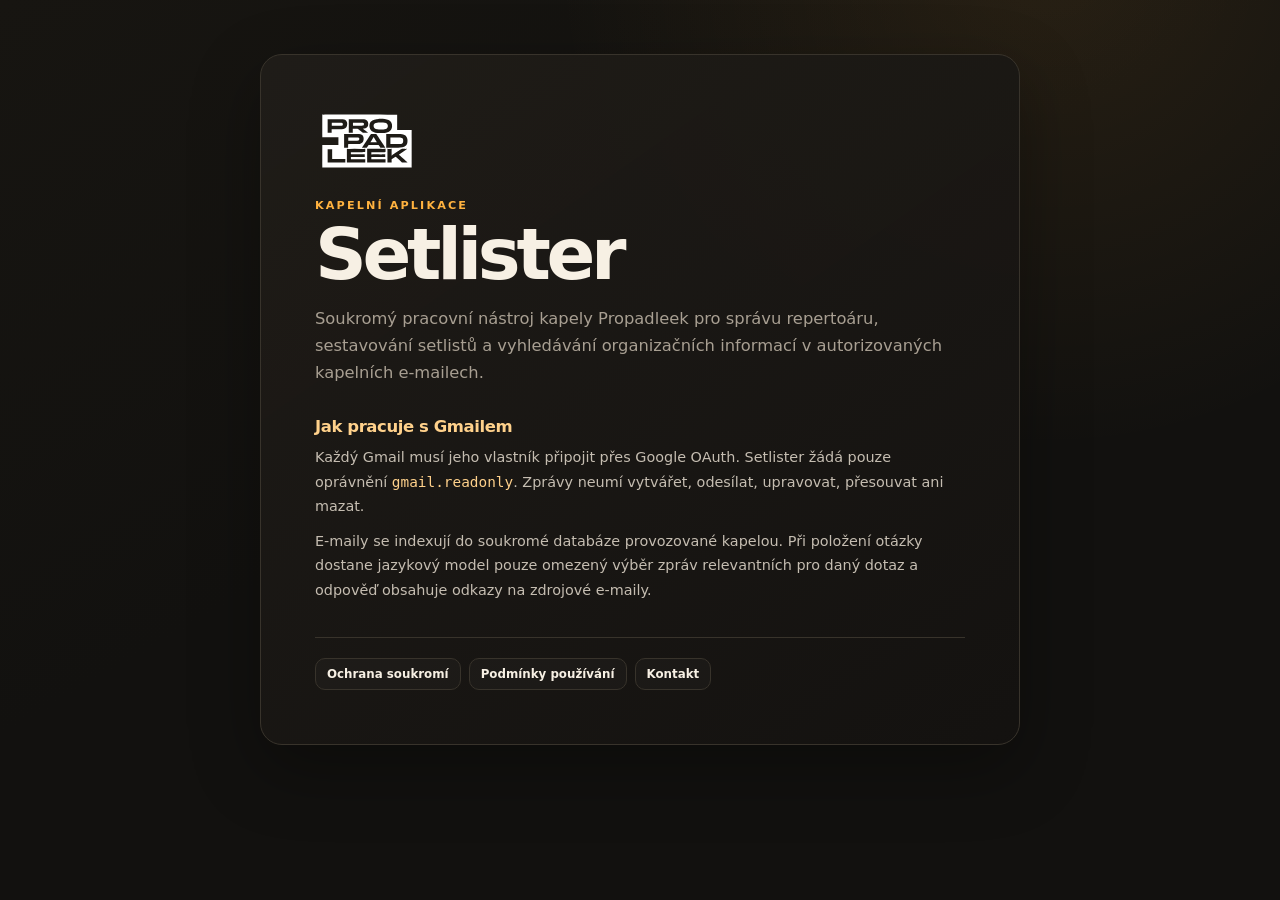
<file: setlister/about.html>
<!doctype html>
<html lang="cs">
<head>
  <meta charset="utf-8">
  <meta name="viewport" content="width=device-width, initial-scale=1">
  <meta name="theme-color" content="#12110f">
  <meta name="apple-mobile-web-app-capable" content="yes">
  <meta name="apple-mobile-web-app-status-bar-style" content="black-translucent">
  <meta name="apple-mobile-web-app-title" content="Setlister">
  <meta name="description" content="Setlister je soukromý nástroj kapely Propadleek pro setlisty a read-only vyhledávání v kapelních e-mailech.">
  <title>O aplikaci — Setlister</title>
  <link rel="icon" href="assets/favicon.svg?v=0.5.1" type="image/svg+xml">
  <link rel="apple-touch-icon" sizes="180x180" href="assets/apple-touch-icon.png?v=0.5.1">
  <link rel="manifest" href="manifest.webmanifest?v=0.5.1">
  <link rel="stylesheet" href="styles.css?v=0.5.1">
</head>
<body class="public-info-page">
  <main class="public-info-card">
    <img class="public-info-logo" src="assets/logo.svg?v=0.5.1" alt="Propadleek">
    <p class="eyebrow">Kapelní aplikace</p>
    <h1>Setlister</h1>
    <p class="public-info-lead">Soukromý pracovní nástroj kapely Propadleek pro správu repertoáru, sestavování setlistů a vyhledávání organizačních informací v autorizovaných kapelních e-mailech.</p>

    <section>
      <h2>Jak pracuje s Gmailem</h2>
      <p>Každý Gmail musí jeho vlastník připojit přes Google OAuth. Setlister žádá pouze oprávnění <code>gmail.readonly</code>. Zprávy neumí vytvářet, odesílat, upravovat, přesouvat ani mazat.</p>
      <p>E-maily se indexují do soukromé databáze provozované kapelou. Při položení otázky dostane jazykový model pouze omezený výběr zpráv relevantních pro daný dotaz a odpověď obsahuje odkazy na zdrojové e-maily.</p>
    </section>

    <nav class="public-info-links" aria-label="Právní informace">
      <a href="privacy.html">Ochrana soukromí</a>
      <a href="terms.html">Podmínky používání</a>
      <a href="mailto:propadleek@gmail.com">Kontakt</a>
    </nav>
  </main>
</body>
</html>
</file>
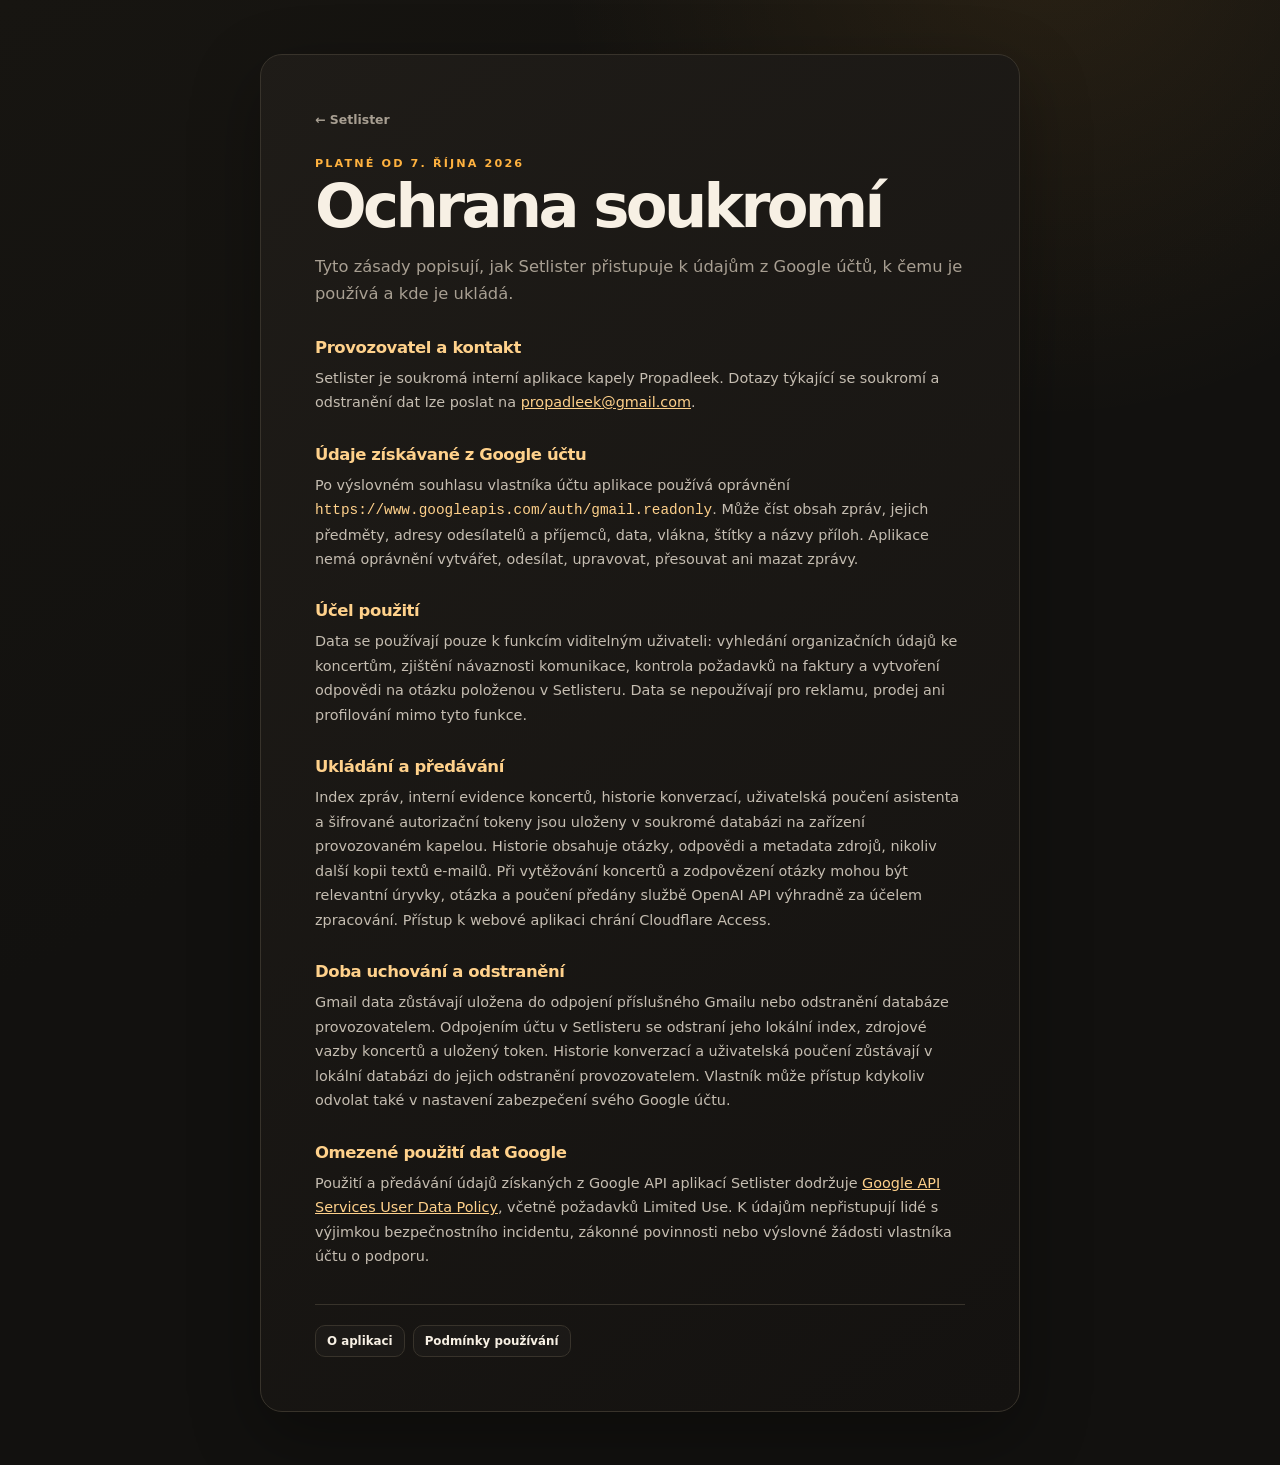
<file: setlister/privacy.html>
<!doctype html>
<html lang="cs">
<head>
  <meta charset="utf-8">
  <meta name="viewport" content="width=device-width, initial-scale=1">
  <meta name="theme-color" content="#12110f">
  <meta name="apple-mobile-web-app-capable" content="yes">
  <meta name="apple-mobile-web-app-status-bar-style" content="black-translucent">
  <meta name="apple-mobile-web-app-title" content="Setlister">
  <meta name="description" content="Zásady ochrany soukromí aplikace Setlister.">
  <title>Ochrana soukromí — Setlister</title>
  <link rel="icon" href="assets/favicon.svg?v=0.5.1" type="image/svg+xml">
  <link rel="apple-touch-icon" sizes="180x180" href="assets/apple-touch-icon.png?v=0.5.1">
  <link rel="manifest" href="manifest.webmanifest?v=0.5.1">
  <link rel="stylesheet" href="styles.css?v=0.5.1">
</head>
<body class="public-info-page">
  <main class="public-info-card legal-copy">
    <a class="public-back-link" href="about.html">← Setlister</a>
    <p class="eyebrow">Platné od 7. října 2026</p>
    <h1>Ochrana soukromí</h1>
    <p class="public-info-lead">Tyto zásady popisují, jak Setlister přistupuje k údajům z Google účtů, k čemu je používá a kde je ukládá.</p>

    <section>
      <h2>Provozovatel a kontakt</h2>
      <p>Setlister je soukromá interní aplikace kapely Propadleek. Dotazy týkající se soukromí a odstranění dat lze poslat na <a href="mailto:propadleek@gmail.com">propadleek@gmail.com</a>.</p>
    </section>
    <section>
      <h2>Údaje získávané z Google účtu</h2>
      <p>Po výslovném souhlasu vlastníka účtu aplikace používá oprávnění <code>https://www.googleapis.com/auth/gmail.readonly</code>. Může číst obsah zpráv, jejich předměty, adresy odesílatelů a příjemců, data, vlákna, štítky a názvy příloh. Aplikace nemá oprávnění vytvářet, odesílat, upravovat, přesouvat ani mazat zprávy.</p>
    </section>
    <section>
      <h2>Účel použití</h2>
      <p>Data se používají pouze k funkcím viditelným uživateli: vyhledání organizačních údajů ke koncertům, zjištění návaznosti komunikace, kontrola požadavků na faktury a vytvoření odpovědi na otázku položenou v Setlisteru. Data se nepoužívají pro reklamu, prodej ani profilování mimo tyto funkce.</p>
    </section>
    <section>
      <h2>Ukládání a předávání</h2>
      <p>Index zpráv, interní evidence koncertů, historie konverzací, uživatelská poučení asistenta a šifrované autorizační tokeny jsou uloženy v soukromé databázi na zařízení provozovaném kapelou. Historie obsahuje otázky, odpovědi a metadata zdrojů, nikoliv další kopii textů e-mailů. Při vytěžování koncertů a zodpovězení otázky mohou být relevantní úryvky, otázka a poučení předány službě OpenAI API výhradně za účelem zpracování. Přístup k webové aplikaci chrání Cloudflare Access.</p>
    </section>
    <section>
      <h2>Doba uchování a odstranění</h2>
      <p>Gmail data zůstávají uložena do odpojení příslušného Gmailu nebo odstranění databáze provozovatelem. Odpojením účtu v Setlisteru se odstraní jeho lokální index, zdrojové vazby koncertů a uložený token. Historie konverzací a uživatelská poučení zůstávají v lokální databázi do jejich odstranění provozovatelem. Vlastník může přístup kdykoliv odvolat také v nastavení zabezpečení svého Google účtu.</p>
    </section>
    <section>
      <h2>Omezené použití dat Google</h2>
      <p>Použití a předávání údajů získaných z Google API aplikací Setlister dodržuje <a href="https://developers.google.com/terms/api-services-user-data-policy" target="_blank" rel="noopener noreferrer">Google API Services User Data Policy</a>, včetně požadavků Limited Use. K údajům nepřistupují lidé s výjimkou bezpečnostního incidentu, zákonné povinnosti nebo výslovné žádosti vlastníka účtu o podporu.</p>
    </section>

    <nav class="public-info-links" aria-label="Další informace">
      <a href="about.html">O aplikaci</a>
      <a href="terms.html">Podmínky používání</a>
    </nav>
  </main>
</body>
</html>
</file>
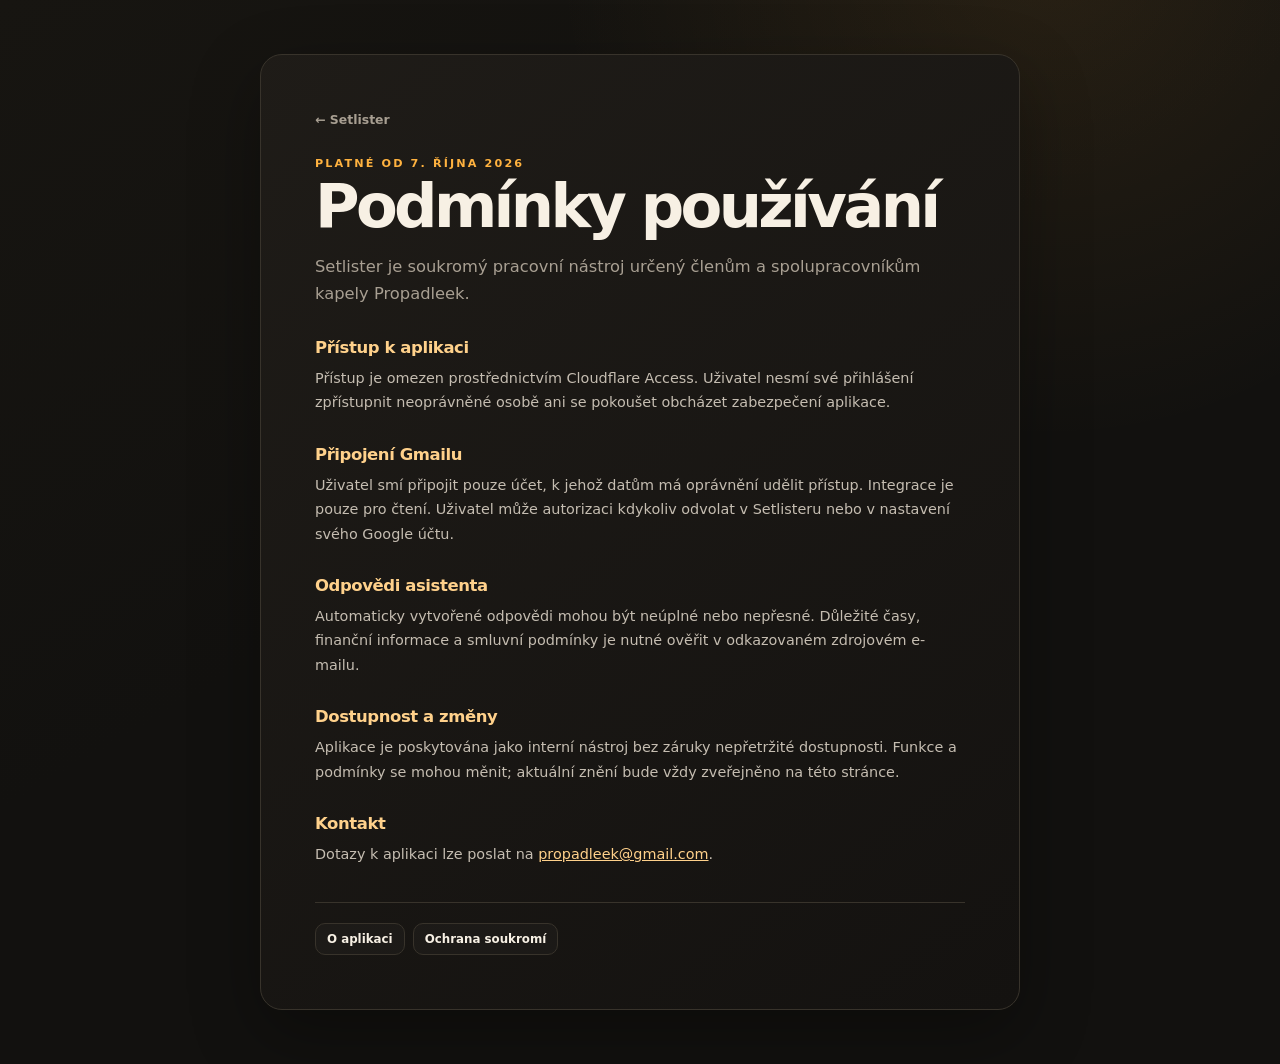
<file: setlister/terms.html>
<!doctype html>
<html lang="cs">
<head>
  <meta charset="utf-8">
  <meta name="viewport" content="width=device-width, initial-scale=1">
  <meta name="theme-color" content="#12110f">
  <meta name="apple-mobile-web-app-capable" content="yes">
  <meta name="apple-mobile-web-app-status-bar-style" content="black-translucent">
  <meta name="apple-mobile-web-app-title" content="Setlister">
  <meta name="description" content="Podmínky používání aplikace Setlister.">
  <title>Podmínky používání — Setlister</title>
  <link rel="icon" href="assets/favicon.svg?v=0.5.1" type="image/svg+xml">
  <link rel="apple-touch-icon" sizes="180x180" href="assets/apple-touch-icon.png?v=0.5.1">
  <link rel="manifest" href="manifest.webmanifest?v=0.5.1">
  <link rel="stylesheet" href="styles.css?v=0.5.1">
</head>
<body class="public-info-page">
  <main class="public-info-card legal-copy">
    <a class="public-back-link" href="about.html">← Setlister</a>
    <p class="eyebrow">Platné od 7. října 2026</p>
    <h1>Podmínky používání</h1>
    <p class="public-info-lead">Setlister je soukromý pracovní nástroj určený členům a spolupracovníkům kapely Propadleek.</p>

    <section>
      <h2>Přístup k aplikaci</h2>
      <p>Přístup je omezen prostřednictvím Cloudflare Access. Uživatel nesmí své přihlášení zpřístupnit neoprávněné osobě ani se pokoušet obcházet zabezpečení aplikace.</p>
    </section>
    <section>
      <h2>Připojení Gmailu</h2>
      <p>Uživatel smí připojit pouze účet, k jehož datům má oprávnění udělit přístup. Integrace je pouze pro čtení. Uživatel může autorizaci kdykoliv odvolat v Setlisteru nebo v nastavení svého Google účtu.</p>
    </section>
    <section>
      <h2>Odpovědi asistenta</h2>
      <p>Automaticky vytvořené odpovědi mohou být neúplné nebo nepřesné. Důležité časy, finanční informace a smluvní podmínky je nutné ověřit v odkazovaném zdrojovém e-mailu.</p>
    </section>
    <section>
      <h2>Dostupnost a změny</h2>
      <p>Aplikace je poskytována jako interní nástroj bez záruky nepřetržité dostupnosti. Funkce a podmínky se mohou měnit; aktuální znění bude vždy zveřejněno na této stránce.</p>
    </section>
    <section>
      <h2>Kontakt</h2>
      <p>Dotazy k aplikaci lze poslat na <a href="mailto:propadleek@gmail.com">propadleek@gmail.com</a>.</p>
    </section>

    <nav class="public-info-links" aria-label="Další informace">
      <a href="about.html">O aplikaci</a>
      <a href="privacy.html">Ochrana soukromí</a>
    </nav>
  </main>
</body>
</html>
</file>
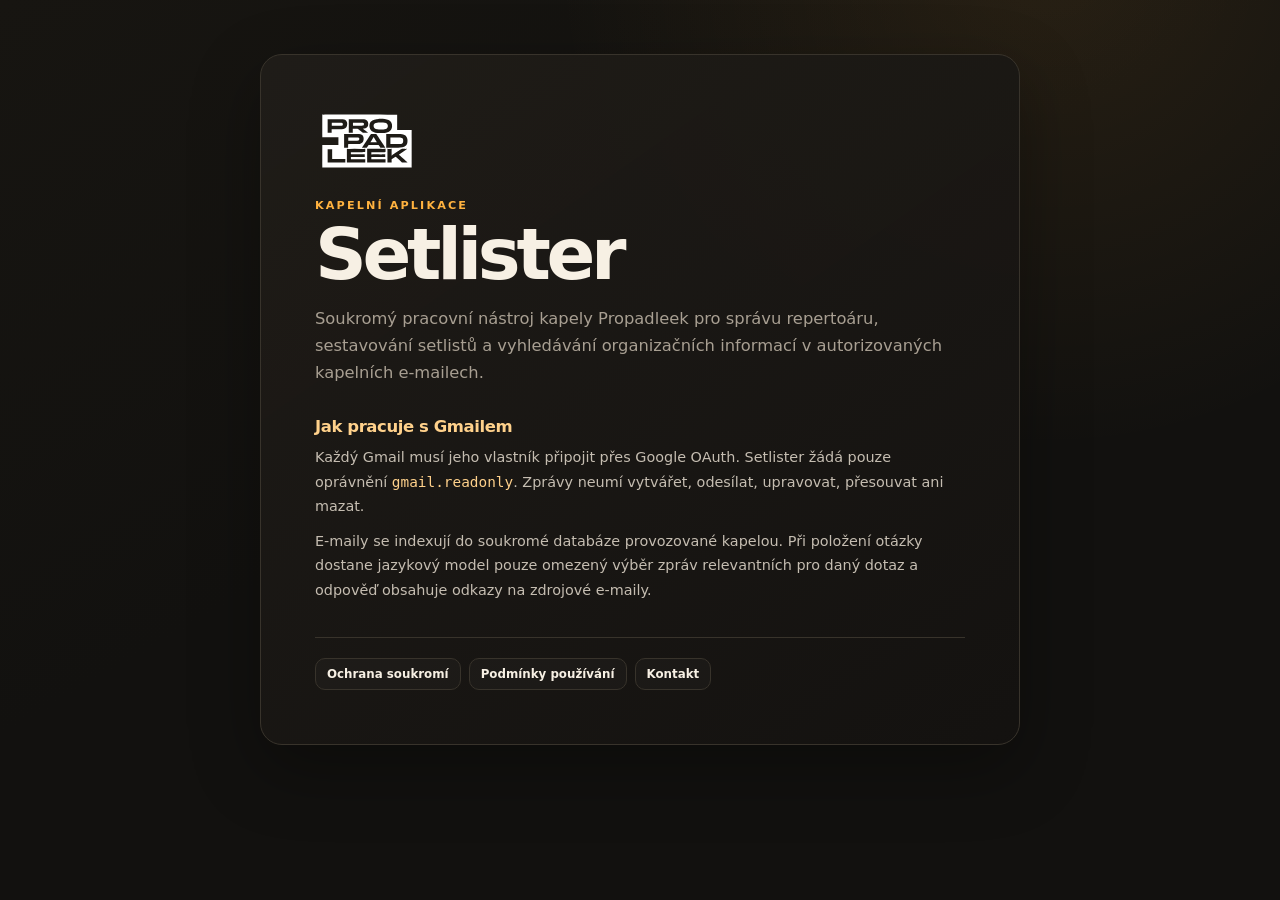
<file: setlister/propadleek/about.html>
<!doctype html>
<html lang="cs">
<head>
  <meta charset="utf-8">
  <meta name="viewport" content="width=device-width, initial-scale=1">
  <meta name="theme-color" content="#12110f">
  <meta name="apple-mobile-web-app-capable" content="yes">
  <meta name="apple-mobile-web-app-status-bar-style" content="black-translucent">
  <meta name="apple-mobile-web-app-title" content="Setlister">
  <meta name="description" content="Setlister je soukromý nástroj kapely Propadleek pro setlisty a read-only vyhledávání v kapelních e-mailech.">
  <title>O aplikaci — Setlister</title>
  <link rel="icon" href="assets/favicon.svg?v=0.6.0" type="image/svg+xml">
  <link rel="apple-touch-icon" sizes="180x180" href="assets/apple-touch-icon.png?v=0.6.0">
  <link rel="manifest" href="manifest.webmanifest?v=0.6.0">
  <link rel="stylesheet" href="styles.css?v=0.6.0">
</head>
<body class="public-info-page">
  <main class="public-info-card">
    <img class="public-info-logo" src="assets/logo.svg?v=0.6.0" alt="Propadleek">
    <p class="eyebrow">Kapelní aplikace</p>
    <h1>Setlister</h1>
    <p class="public-info-lead">Soukromý pracovní nástroj kapely Propadleek pro správu repertoáru, sestavování setlistů a vyhledávání organizačních informací v autorizovaných kapelních e-mailech.</p>

    <section>
      <h2>Jak pracuje s Gmailem</h2>
      <p>Každý Gmail musí jeho vlastník připojit přes Google OAuth. Setlister žádá pouze oprávnění <code>gmail.readonly</code>. Zprávy neumí vytvářet, odesílat, upravovat, přesouvat ani mazat.</p>
      <p>E-maily se indexují do soukromé databáze provozované kapelou. Při položení otázky dostane jazykový model pouze omezený výběr zpráv relevantních pro daný dotaz a odpověď obsahuje odkazy na zdrojové e-maily.</p>
    </section>

    <nav class="public-info-links" aria-label="Právní informace">
      <a href="privacy.html">Ochrana soukromí</a>
      <a href="terms.html">Podmínky používání</a>
      <a href="mailto:propadleek@gmail.com">Kontakt</a>
    </nav>
  </main>
</body>
</html>
</file>
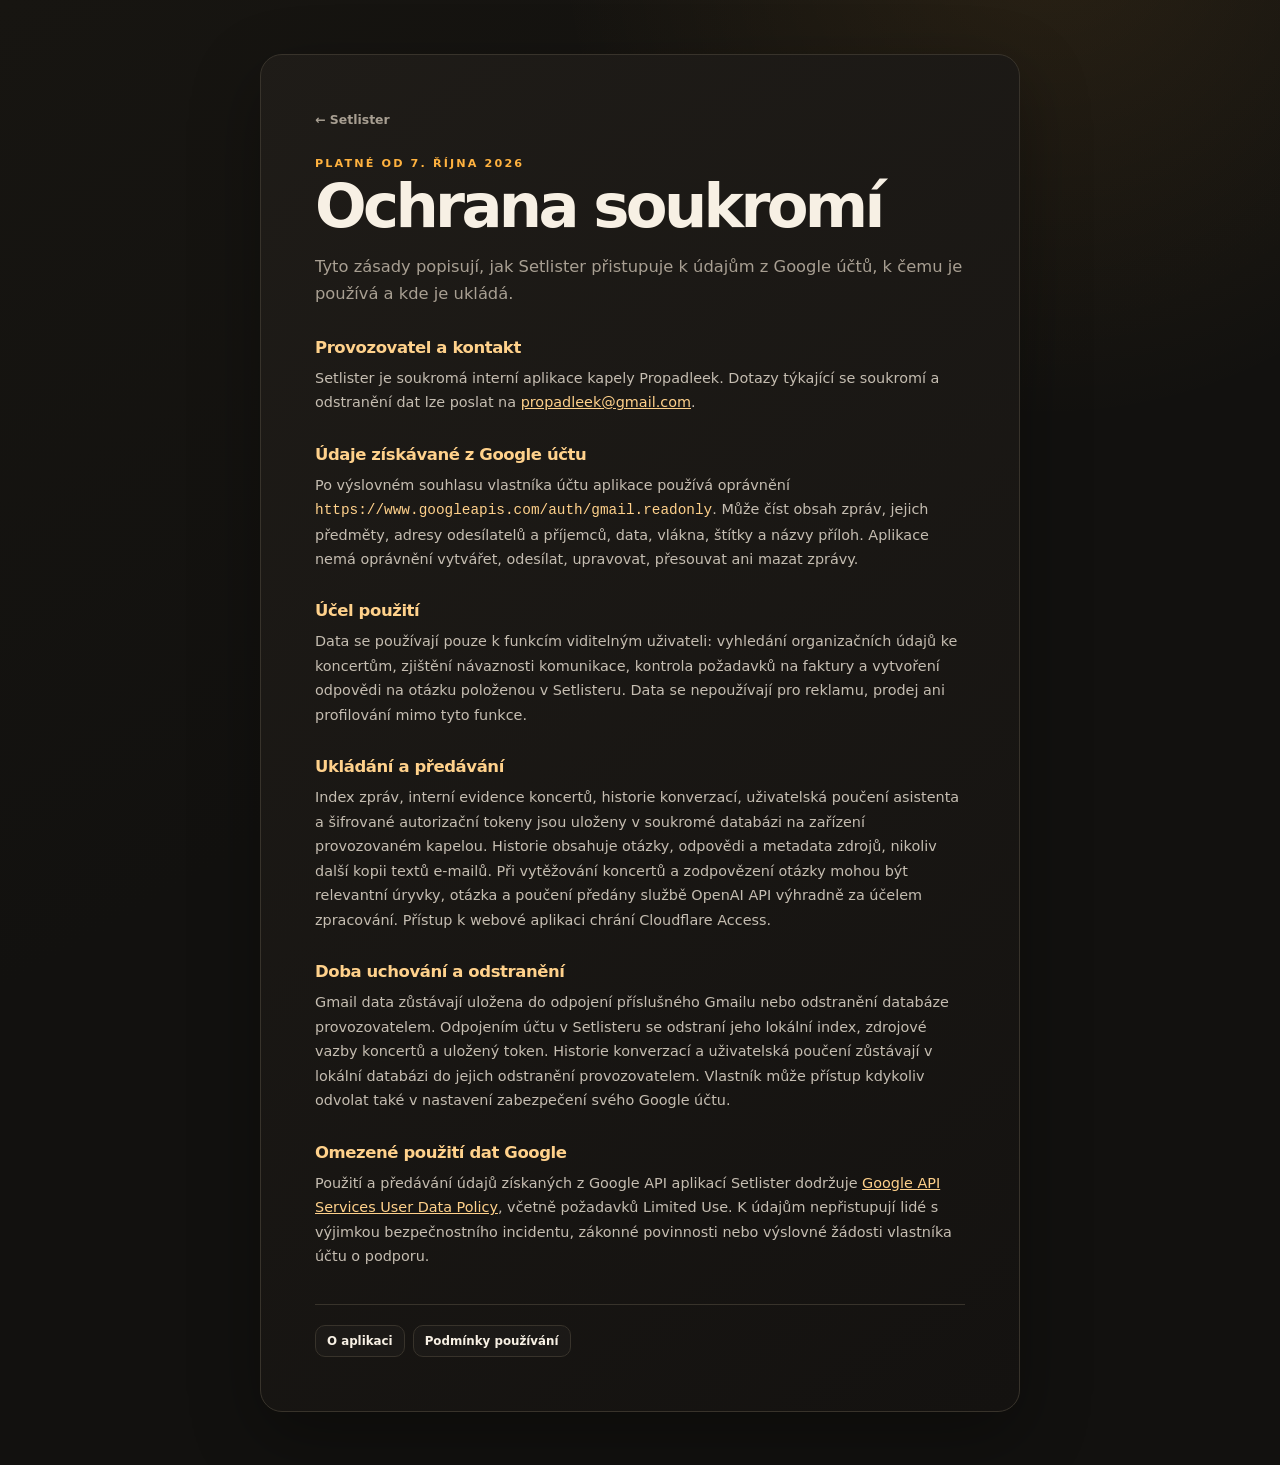
<file: setlister/propadleek/privacy.html>
<!doctype html>
<html lang="cs">
<head>
  <meta charset="utf-8">
  <meta name="viewport" content="width=device-width, initial-scale=1">
  <meta name="theme-color" content="#12110f">
  <meta name="apple-mobile-web-app-capable" content="yes">
  <meta name="apple-mobile-web-app-status-bar-style" content="black-translucent">
  <meta name="apple-mobile-web-app-title" content="Setlister">
  <meta name="description" content="Zásady ochrany soukromí aplikace Setlister.">
  <title>Ochrana soukromí — Setlister</title>
  <link rel="icon" href="assets/favicon.svg?v=0.6.0" type="image/svg+xml">
  <link rel="apple-touch-icon" sizes="180x180" href="assets/apple-touch-icon.png?v=0.6.0">
  <link rel="manifest" href="manifest.webmanifest?v=0.6.0">
  <link rel="stylesheet" href="styles.css?v=0.6.0">
</head>
<body class="public-info-page">
  <main class="public-info-card legal-copy">
    <a class="public-back-link" href="about.html">← Setlister</a>
    <p class="eyebrow">Platné od 7. října 2026</p>
    <h1>Ochrana soukromí</h1>
    <p class="public-info-lead">Tyto zásady popisují, jak Setlister přistupuje k údajům z Google účtů, k čemu je používá a kde je ukládá.</p>

    <section>
      <h2>Provozovatel a kontakt</h2>
      <p>Setlister je soukromá interní aplikace kapely Propadleek. Dotazy týkající se soukromí a odstranění dat lze poslat na <a href="mailto:propadleek@gmail.com">propadleek@gmail.com</a>.</p>
    </section>
    <section>
      <h2>Údaje získávané z Google účtu</h2>
      <p>Po výslovném souhlasu vlastníka účtu aplikace používá oprávnění <code>https://www.googleapis.com/auth/gmail.readonly</code>. Může číst obsah zpráv, jejich předměty, adresy odesílatelů a příjemců, data, vlákna, štítky a názvy příloh. Aplikace nemá oprávnění vytvářet, odesílat, upravovat, přesouvat ani mazat zprávy.</p>
    </section>
    <section>
      <h2>Účel použití</h2>
      <p>Data se používají pouze k funkcím viditelným uživateli: vyhledání organizačních údajů ke koncertům, zjištění návaznosti komunikace, kontrola požadavků na faktury a vytvoření odpovědi na otázku položenou v Setlisteru. Data se nepoužívají pro reklamu, prodej ani profilování mimo tyto funkce.</p>
    </section>
    <section>
      <h2>Ukládání a předávání</h2>
      <p>Index zpráv, interní evidence koncertů, historie konverzací, uživatelská poučení asistenta a šifrované autorizační tokeny jsou uloženy v soukromé databázi na zařízení provozovaném kapelou. Historie obsahuje otázky, odpovědi a metadata zdrojů, nikoliv další kopii textů e-mailů. Při vytěžování koncertů a zodpovězení otázky mohou být relevantní úryvky, otázka a poučení předány službě OpenAI API výhradně za účelem zpracování. Přístup k webové aplikaci chrání Cloudflare Access.</p>
    </section>
    <section>
      <h2>Doba uchování a odstranění</h2>
      <p>Gmail data zůstávají uložena do odpojení příslušného Gmailu nebo odstranění databáze provozovatelem. Odpojením účtu v Setlisteru se odstraní jeho lokální index, zdrojové vazby koncertů a uložený token. Historie konverzací a uživatelská poučení zůstávají v lokální databázi do jejich odstranění provozovatelem. Vlastník může přístup kdykoliv odvolat také v nastavení zabezpečení svého Google účtu.</p>
    </section>
    <section>
      <h2>Omezené použití dat Google</h2>
      <p>Použití a předávání údajů získaných z Google API aplikací Setlister dodržuje <a href="https://developers.google.com/terms/api-services-user-data-policy" target="_blank" rel="noopener noreferrer">Google API Services User Data Policy</a>, včetně požadavků Limited Use. K údajům nepřistupují lidé s výjimkou bezpečnostního incidentu, zákonné povinnosti nebo výslovné žádosti vlastníka účtu o podporu.</p>
    </section>

    <nav class="public-info-links" aria-label="Další informace">
      <a href="about.html">O aplikaci</a>
      <a href="terms.html">Podmínky používání</a>
    </nav>
  </main>
</body>
</html>
</file>
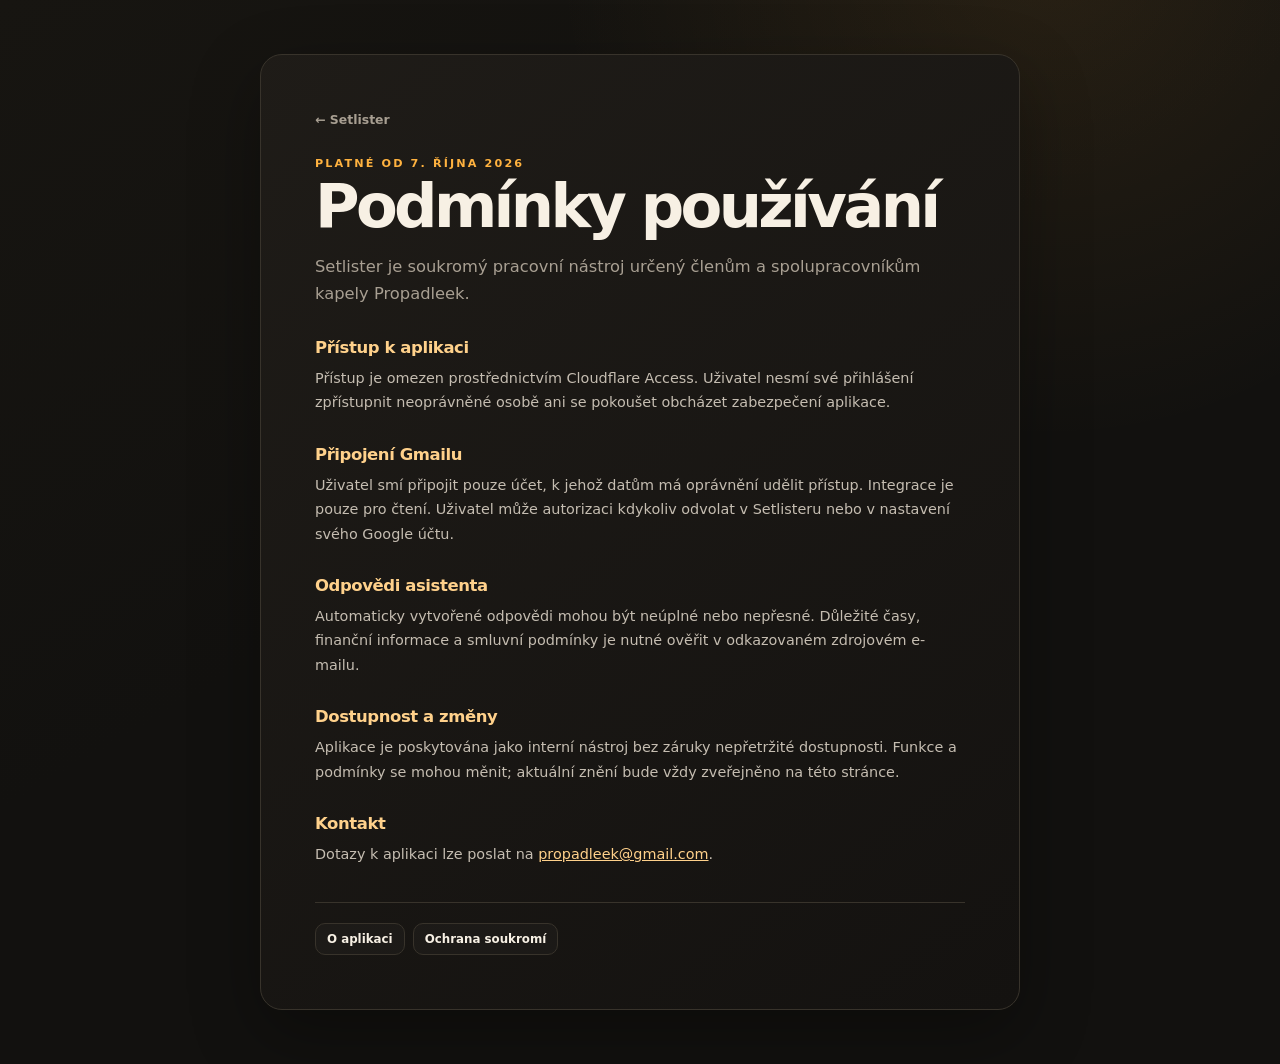
<file: setlister/propadleek/terms.html>
<!doctype html>
<html lang="cs">
<head>
  <meta charset="utf-8">
  <meta name="viewport" content="width=device-width, initial-scale=1">
  <meta name="theme-color" content="#12110f">
  <meta name="apple-mobile-web-app-capable" content="yes">
  <meta name="apple-mobile-web-app-status-bar-style" content="black-translucent">
  <meta name="apple-mobile-web-app-title" content="Setlister">
  <meta name="description" content="Podmínky používání aplikace Setlister.">
  <title>Podmínky používání — Setlister</title>
  <link rel="icon" href="assets/favicon.svg?v=0.6.0" type="image/svg+xml">
  <link rel="apple-touch-icon" sizes="180x180" href="assets/apple-touch-icon.png?v=0.6.0">
  <link rel="manifest" href="manifest.webmanifest?v=0.6.0">
  <link rel="stylesheet" href="styles.css?v=0.6.0">
</head>
<body class="public-info-page">
  <main class="public-info-card legal-copy">
    <a class="public-back-link" href="about.html">← Setlister</a>
    <p class="eyebrow">Platné od 7. října 2026</p>
    <h1>Podmínky používání</h1>
    <p class="public-info-lead">Setlister je soukromý pracovní nástroj určený členům a spolupracovníkům kapely Propadleek.</p>

    <section>
      <h2>Přístup k aplikaci</h2>
      <p>Přístup je omezen prostřednictvím Cloudflare Access. Uživatel nesmí své přihlášení zpřístupnit neoprávněné osobě ani se pokoušet obcházet zabezpečení aplikace.</p>
    </section>
    <section>
      <h2>Připojení Gmailu</h2>
      <p>Uživatel smí připojit pouze účet, k jehož datům má oprávnění udělit přístup. Integrace je pouze pro čtení. Uživatel může autorizaci kdykoliv odvolat v Setlisteru nebo v nastavení svého Google účtu.</p>
    </section>
    <section>
      <h2>Odpovědi asistenta</h2>
      <p>Automaticky vytvořené odpovědi mohou být neúplné nebo nepřesné. Důležité časy, finanční informace a smluvní podmínky je nutné ověřit v odkazovaném zdrojovém e-mailu.</p>
    </section>
    <section>
      <h2>Dostupnost a změny</h2>
      <p>Aplikace je poskytována jako interní nástroj bez záruky nepřetržité dostupnosti. Funkce a podmínky se mohou měnit; aktuální znění bude vždy zveřejněno na této stránce.</p>
    </section>
    <section>
      <h2>Kontakt</h2>
      <p>Dotazy k aplikaci lze poslat na <a href="mailto:propadleek@gmail.com">propadleek@gmail.com</a>.</p>
    </section>

    <nav class="public-info-links" aria-label="Další informace">
      <a href="about.html">O aplikaci</a>
      <a href="privacy.html">Ochrana soukromí</a>
    </nav>
  </main>
</body>
</html>
</file>
<file: setlister/styles.css>
:root {
  color-scheme: dark;
  --bg: #12110f;
  --panel: #1b1916;
  --panel-soft: #211e1a;
  --panel-raised: #29251f;
  --line: #38332b;
  --line-bright: #51493d;
  --text: #f7f0e4;
  --muted: #a89f92;
  --accent: #ffb23f;
  --accent-light: #ffd18b;
  --accent-ink: #251708;
  --green: #70d9a0;
  --danger: #ff817a;
  --shadow: 0 24px 70px rgb(0 0 0 / 32%);
  --radius: 20px;
}

* { box-sizing: border-box; }

[hidden] { display: none !important; }

html { scroll-behavior: smooth; }

body {
  margin: 0;
  min-width: 320px;
  min-height: 100vh;
  color: var(--text);
  background:
    radial-gradient(circle at 82% -5%, rgb(255 178 63 / 9%), transparent 31rem),
    linear-gradient(150deg, #171511 0%, var(--bg) 45%);
  font-family: Inter, ui-sans-serif, system-ui, -apple-system, BlinkMacSystemFont, "Segoe UI", sans-serif;
}

button, input, textarea, select { font: inherit; }
button, label.file-button { -webkit-tap-highlight-color: transparent; }
button { cursor: pointer; }

.stage-light {
  position: fixed;
  z-index: -1;
  top: -260px;
  left: 7vw;
  width: 420px;
  height: 660px;
  opacity: .18;
  pointer-events: none;
  transform: rotate(20deg);
  background: linear-gradient(to bottom, rgb(255 193 91 / 65%), transparent 76%);
  filter: blur(70px);
}

.topbar {
  display: flex;
  align-items: center;
  justify-content: space-between;
  width: min(1320px, calc(100% - 40px));
  margin: 0 auto;
  padding: 22px 0;
  border-bottom: 1px solid rgb(255 255 255 / 7%);
}

.brand {
  display: inline-flex;
  align-items: center;
  gap: 11px;
  color: var(--text);
  text-decoration: none;
}

.brand-logo {
  display: block;
  width: 68px;
  height: 42px;
  object-fit: contain;
}

.brand strong, .brand small { display: block; }
.brand strong { font-size: .98rem; letter-spacing: .02em; }
.brand small { margin-top: 1px; color: var(--muted); font-size: .7rem; letter-spacing: .11em; text-transform: uppercase; }

.top-actions { display: flex; flex-wrap: wrap; justify-content: flex-end; gap: 8px; }
.main-nav { display: flex; align-items: center; gap: 4px; margin: 0 auto 0 32px; padding: 4px; border: 1px solid var(--line); border-radius: 12px; background: rgb(10 9 8 / 35%); }
.main-nav a { border-radius: 8px; padding: 8px 13px; color: var(--muted); font-size: .78rem; font-weight: 800; text-decoration: none; }
.main-nav a:hover { color: var(--text); }
.main-nav a.active { color: var(--accent-ink); background: var(--accent); }
.sync-status { display: inline-flex; min-height: 42px; align-items: center; gap: 7px; padding: 0 10px; color: var(--muted); font-size: .7rem; font-weight: 750; }
.sync-status::before { width: 7px; height: 7px; border-radius: 50%; background: #8d857a; content: ""; box-shadow: 0 0 0 3px rgb(141 133 122 / 12%); }
.sync-status[data-state="online"]::before { background: var(--green); box-shadow: 0 0 0 3px rgb(112 217 160 / 12%); }
.sync-status[data-state="saving"]::before { background: var(--accent); box-shadow: 0 0 0 3px rgb(255 178 63 / 13%); }
.sync-status[data-state="offline"]::before { background: var(--danger); box-shadow: 0 0 0 3px rgb(255 129 122 / 12%); }
.file-button { position: relative; overflow: hidden; cursor: pointer; }
.file-button input { position: absolute; width: 1px; height: 1px; opacity: 0; }

.page-shell {
  width: min(1320px, calc(100% - 40px));
  margin: 0 auto;
  padding: 28px 0 90px;
}

.eyebrow {
  margin: 0 0 8px;
  color: var(--accent);
  font-size: .7rem;
  font-weight: 850;
  letter-spacing: .19em;
  text-transform: uppercase;
}

h2, p { margin-top: 0; }
h2 { margin-bottom: 0; font-size: 1.23rem; letter-spacing: -.025em; }

.panel {
  border: 1px solid var(--line);
  border-radius: var(--radius);
  background: linear-gradient(145deg, rgb(31 28 24 / 96%), rgb(23 21 18 / 98%));
  box-shadow: var(--shadow);
}

.set-controls {
  display: grid;
  grid-template-columns: minmax(160px, 1fr) 112px minmax(145px, auto) auto;
  align-items: end;
  gap: 16px;
  margin: 21px 0 0;
  padding: 15px;
  border: 1px solid #332f29;
  border-radius: 14px;
  background: rgb(10 9 8 / 23%);
}
.gap-control { align-self: center; padding-bottom: 2px; }
.set-view-bar {
  display: grid;
  grid-template-columns: minmax(190px, 260px) auto minmax(220px, 1fr);
  align-items: end;
  gap: 10px;
  margin-top: 10px;
}
.set-view-bar > p { align-self: center; margin: 0; color: var(--muted); font-size: .68rem; line-height: 1.4; }
.personal-view-field select { min-height: 37px; padding-block: 8px; }

.field { display: grid; gap: 7px; }
.field > span:first-child { color: var(--muted); font-size: .7rem; font-weight: 750; letter-spacing: .06em; text-transform: uppercase; }

input, textarea, select {
  width: 100%;
  border: 1px solid var(--line);
  border-radius: 11px;
  padding: 11px 12px;
  color: var(--text);
  background: #141310;
  outline: none;
  transition: border-color .16s ease, box-shadow .16s ease;
}

input:focus, textarea:focus { border-color: var(--accent); box-shadow: 0 0 0 3px rgb(255 178 63 / 10%); }
textarea { resize: vertical; line-height: 1.5; }
select {
  appearance: none;
  padding-right: 32px;
  background-image:
    linear-gradient(45deg, transparent 50%, var(--muted) 50%),
    linear-gradient(135deg, var(--muted) 50%, transparent 50%);
  background-position: calc(100% - 16px) 50%, calc(100% - 11px) 50%;
  background-repeat: no-repeat;
  background-size: 5px 5px, 5px 5px;
}
.input-suffix { position: relative; display: block; }
.input-suffix input { padding-right: 48px; }
.input-suffix b { position: absolute; top: 50%; right: 13px; color: var(--muted); font-size: .8rem; transform: translateY(-50%); }

.autocomplete { position: relative; min-width: 0; }
.autocomplete-menu {
  position: absolute;
  z-index: 30;
  top: calc(100% + 6px);
  right: 0;
  left: 0;
  max-height: 218px;
  overflow-y: auto;
  border: 1px solid var(--line-bright);
  border-radius: 12px;
  padding: 5px;
  background: #201d19;
  box-shadow: 0 18px 45px rgb(0 0 0 / 55%);
  scrollbar-color: var(--line-bright) transparent;
}
.autocomplete-menu[hidden] { display: none; }
.autocomplete-option {
  display: block;
  width: 100%;
  border: 0;
  border-radius: 8px;
  padding: 9px 10px;
  color: var(--text);
  background: transparent;
  font-size: .8rem;
  line-height: 1.25;
  text-align: left;
  cursor: pointer;
}
.autocomplete-option:hover, .autocomplete-option.active {
  color: var(--accent-ink);
  background: var(--accent);
}

.button {
  display: inline-flex;
  min-height: 42px;
  align-items: center;
  justify-content: center;
  border: 1px solid transparent;
  border-radius: 11px;
  padding: 9px 14px;
  color: var(--text);
  background: transparent;
  font-size: .82rem;
  font-weight: 800;
  text-decoration: none;
  transition: transform .15s ease, border-color .15s ease, background .15s ease;
}

.button:hover { transform: translateY(-1px); }
.button-primary { color: var(--accent-ink); background: var(--accent); box-shadow: 0 8px 24px rgb(255 178 63 / 15%); }
.button-primary:hover { background: var(--accent-light); }
.button-danger { border-color: rgb(255 129 122 / 32%); color: var(--danger); background: rgb(255 129 122 / 7%); }
.button-danger:hover { border-color: var(--danger); background: rgb(255 129 122 / 11%); }
.button-ghost { border-color: var(--line); background: rgb(255 255 255 / 2%); }
.button-ghost:hover { border-color: var(--line-bright); background: rgb(255 255 255 / 4%); }
.button-small { min-height: 36px; padding: 7px 10px; font-size: .75rem; }
.toolbar-buttons { display: flex; gap: 8px; }
.sr-only { position: absolute; width: 1px; height: 1px; overflow: hidden; clip: rect(0, 0, 0, 0); white-space: nowrap; }

.workspace {
  display: grid;
  grid-template-columns: minmax(300px, .72fr) minmax(520px, 1.28fr);
  gap: 18px;
  align-items: start;
}

.library, .current-set { min-height: 650px; }
.library { padding: 19px; }
.panel-heading, .set-summary, .section-heading, .modal-heading { display: flex; align-items: center; justify-content: space-between; gap: 16px; }
.count-badge { display: grid; min-width: 34px; height: 34px; padding: 0 8px; place-items: center; border-radius: 100px; color: var(--accent); background: rgb(255 178 63 / 10%); font-size: .78rem; font-weight: 850; }

.search-wrap { position: relative; margin-top: 18px; }
.search-wrap svg { position: absolute; top: 50%; left: 12px; width: 17px; fill: none; stroke: var(--muted); stroke-linecap: round; stroke-width: 1.8; transform: translateY(-50%); }
.search-wrap input { padding-left: 39px; }
.library-actions { display: flex; gap: 7px; margin-top: 9px; }
.library-import-actions { display: grid; grid-template-columns: 1fr 1fr; gap: 7px; margin-top: 7px; }
.library-import-actions .button { text-align: center; }
.library-filters {
  display: grid;
  grid-template-columns: 1fr;
  gap: 10px;
  margin-top: 16px;
  padding: 13px;
  border: 1px solid #302c26;
  border-radius: 12px;
  background: rgb(8 7 6 / 20%);
}
.album-filter-field select { min-height: 41px; }
.check-field { display: flex; align-items: center; gap: 9px; color: var(--muted); font-size: .76rem; cursor: pointer; }
.check-field input { width: 16px; height: 16px; margin: 0; accent-color: var(--accent); }
.drag-tip { margin: 17px 2px 11px; color: var(--muted); font-size: .73rem; }
.drag-tip span { color: var(--accent); }

.song-library { display: grid; max-height: 490px; gap: 7px; overflow-y: auto; padding-right: 4px; scrollbar-color: var(--line-bright) transparent; }
.library-song {
  display: grid;
  grid-template-columns: 28px minmax(0, 1fr) auto auto auto;
  align-items: center;
  gap: 8px;
  min-height: 52px;
  padding: 7px 8px;
  border: 1px solid #302c26;
  border-radius: 11px;
  background: #171512;
  transition: border-color .15s ease, transform .15s ease, opacity .15s ease;
}

.library-song:hover { border-color: var(--line-bright); transform: translateX(2px); }
.library-song.archived { border-style: dashed; background: rgb(20 18 16 / 65%); }
.library-song.archived { opacity: .68; }
.drag-handle { color: #6d655b; font-size: 1rem; letter-spacing: -2px; cursor: grab; user-select: none; }
.song-info { min-width: 0; }
.song-info strong { display: block; overflow: hidden; font-size: .86rem; font-weight: 720; text-overflow: ellipsis; white-space: nowrap; }
.song-info small { display: block; margin-top: 2px; color: var(--muted); font-size: .7rem; font-variant-numeric: tabular-nums; }
.archive-badge { color: var(--danger); font-weight: 760; }
.song-icon-button {
  display: grid;
  width: 29px;
  height: 29px;
  place-items: center;
  border: 1px solid transparent;
  border-radius: 8px;
  color: var(--muted);
  background: transparent;
  font-size: .9rem;
}
.song-icon-button:hover { border-color: var(--line); color: var(--text); background: var(--panel-raised); }
.song-icon-button.add { color: var(--accent); background: rgb(255 178 63 / 8%); }
.song-icon-button.notes { position: relative; color: var(--accent-light); }
.song-icon-button.notes.has-notes::after {
  content: attr(data-count);
  position: absolute;
  top: -5px;
  right: -5px;
  display: grid;
  min-width: 15px;
  height: 15px;
  place-items: center;
  border-radius: 20px;
  color: var(--accent-ink);
  background: var(--accent);
  font-size: .55rem;
  font-weight: 900;
}
.song-icon-button:disabled { cursor: default; opacity: .4; }

.current-set { padding: 23px; }
.time-total { text-align: right; }
.time-total strong { display: block; font-size: clamp(1.9rem, 4vw, 2.8rem); line-height: 1; letter-spacing: -.04em; font-variant-numeric: tabular-nums; }
.time-total span { display: block; margin-top: 5px; color: var(--muted); font-size: .75rem; }
.progress { height: 7px; margin-top: 17px; overflow: hidden; border-radius: 100px; background: #0f0e0c; }
.progress span { display: block; width: 0; height: 100%; border-radius: inherit; background: linear-gradient(90deg, #e69527, var(--accent-light)); transition: width .28s ease, background .2s ease; }
.progress span.over { background: linear-gradient(90deg, #ec745f, var(--danger)); }
.set-meta { display: flex; justify-content: space-between; margin: 8px 1px 18px; color: var(--muted); font-size: .73rem; }
.set-meta .over { color: var(--danger); }
.set-meta .ready { color: var(--green); }

.set-list { display: grid; gap: 8px; margin: 0; padding: 0; list-style: none; counter-reset: set-order; }
.set-song {
  display: grid;
  grid-template-columns: 34px 30px minmax(0, 1fr) auto auto auto;
  align-items: center;
  gap: 9px;
  min-height: 60px;
  padding: 8px 10px;
  border: 1px solid #39342d;
  border-radius: 12px;
  background: linear-gradient(100deg, #1b1916, #181613);
  counter-increment: set-order;
  transition: transform .15s ease, border-color .15s ease, opacity .15s ease;
}
.set-song::before { content: counter(set-order, decimal-leading-zero); color: #81786c; font-size: .72rem; font-variant-numeric: tabular-nums; text-align: center; }
.set-interlude { border-style: dashed; border-color: #72624c; background: rgb(255 178 63 / 5%); }
.set-interlude::before { content: "—"; color: var(--accent); }
.set-interlude .set-song-title strong { color: var(--accent-light); }
.set-song.dragging, .library-song.dragging { opacity: .3; }
.set-song.drop-before { border-top-color: var(--accent); box-shadow: 0 -4px 0 -2px var(--accent); }
.set-song .drag-handle { text-align: center; }
.set-song-title { min-width: 0; }
.set-song-title strong { display: block; overflow: hidden; font-size: .91rem; text-overflow: ellipsis; white-space: nowrap; }
.set-song-title small { color: var(--muted); font-size: .7rem; }
.set-song-title small .note-count { color: var(--accent-light); }
.set-personal-note { display: block; margin-top: 4px; overflow: hidden; color: var(--accent-light); font-size: .72rem; font-weight: 720; line-height: 1.25; text-overflow: ellipsis; white-space: nowrap; }
.set-duration { min-width: 48px; color: var(--accent-light); font-size: .83rem; font-weight: 750; font-variant-numeric: tabular-nums; text-align: right; }
.set-actions { display: flex; gap: 3px; }
.set-actions .edit { border-color: #65523a; color: var(--accent-light); }
.move-buttons { display: flex; gap: 2px; }
.move-buttons button { width: 26px; height: 27px; }
.transition-row {
  display: grid;
  grid-template-columns: 28px 1fr;
  align-items: start;
  gap: 9px;
  margin: -1px 14px;
  padding: 8px 11px;
  border-left: 2px solid var(--accent);
  color: var(--accent-light);
  background: rgb(255 178 63 / 6%);
  font-size: .7rem;
  line-height: 1.45;
}
.transition-row::before { content: "↻"; color: var(--accent); font-size: .92rem; font-weight: 900; }
.transition-row strong { color: var(--text); }

.empty-set {
  display: grid;
  min-height: 365px;
  place-content: center;
  justify-items: center;
  border: 1px dashed var(--line-bright);
  border-radius: 14px;
  color: var(--muted);
  text-align: center;
  transition: border-color .15s ease, background .15s ease;
}
.empty-set.hidden { display: none; }
.empty-set.drag-active, .current-set.drag-active { border-color: var(--accent); background-color: rgb(255 178 63 / 3%); }
.empty-icon { display: grid; width: 46px; height: 46px; margin-bottom: 13px; place-items: center; border-radius: 50%; color: var(--accent); background: rgb(255 178 63 / 9%); font-size: 1.4rem; }
.empty-set strong { color: var(--text); }
.empty-set p { margin: 5px 0 0; font-size: .75rem; }
.set-footer { display: flex; min-height: 38px; align-items: end; justify-content: space-between; gap: 15px; margin-top: 12px; }
.set-footer p { margin: 0; color: var(--muted); font-size: .7rem; }
.set-footer-actions { display: flex; align-items: center; gap: 13px; }
.text-button { border: 0; padding: 5px 0; color: var(--muted); background: transparent; font-size: .72rem; }
.text-button:hover { color: var(--text); }
.text-button.danger:hover { color: var(--danger); }

.saved-section { padding-top: 58px; }
.section-heading { align-items: end; margin-bottom: 17px; }
.section-heading > p { max-width: 360px; margin-bottom: 0; color: var(--muted); font-size: .82rem; text-align: right; }
.saved-grid { display: grid; grid-template-columns: repeat(3, 1fr); gap: 13px; }
.saved-card {
  display: grid;
  min-height: 180px;
  border: 1px solid var(--line);
  border-radius: 16px;
  padding: 17px;
  background: linear-gradient(145deg, var(--panel-soft), #171512);
  box-shadow: 0 16px 40px rgb(0 0 0 / 18%);
}
.saved-card.active { border-color: rgb(255 178 63 / 50%); }
.saved-card-head { display: flex; justify-content: space-between; gap: 12px; }
.saved-card h3 { overflow: hidden; margin: 0; font-size: 1rem; text-overflow: ellipsis; white-space: nowrap; }
.saved-card small { color: var(--muted); font-size: .69rem; }
.saved-card-time { margin: 17px 0 8px; font-size: 1.7rem; font-weight: 850; letter-spacing: -.04em; font-variant-numeric: tabular-nums; }
.saved-card-meta { color: var(--muted); font-size: .72rem; }
.saved-card-actions { display: flex; align-items: end; gap: 7px; margin-top: 16px; }
.saved-card-actions .button { flex: 1; min-height: 36px; }
.empty-saved { grid-column: 1 / -1; padding: 28px; border: 1px dashed var(--line); border-radius: 16px; color: var(--muted); text-align: center; }

.modal {
  width: min(480px, calc(100% - 28px));
  border: 1px solid var(--line-bright);
  border-radius: 19px;
  padding: 0;
  color: var(--text);
  background: #1c1a17;
  box-shadow: 0 30px 100px rgb(0 0 0 / 65%);
}
.modal::backdrop { background: rgb(7 6 5 / 76%); backdrop-filter: blur(5px); }
.modal form { padding: 22px; }
.modal-wide { width: min(620px, calc(100% - 28px)); }
.notes-modal { width: min(760px, calc(100% - 28px)); }
.modal-heading { margin-bottom: 21px; }
.modal-close { width: 34px; height: 34px; border: 1px solid var(--line); border-radius: 10px; color: var(--muted); background: transparent; font-size: 1.25rem; }
.duration-fields { display: grid; grid-template-columns: 1fr auto 1fr; align-items: end; gap: 11px; margin-top: 14px; }
.song-vibe-fields { display: grid; grid-template-columns: 1fr 1fr; gap: 12px; margin-top: 14px; }
.song-starters-fieldset { min-width: 0; margin: 0; border: 1px solid var(--line); border-radius: 12px; padding: 9px 11px 11px; }
.song-starters-fieldset legend { padding: 0 5px; color: var(--muted); font-size: .68rem; font-weight: 800; letter-spacing: .06em; text-transform: uppercase; }
.starter-member-list { display: flex; flex-wrap: wrap; gap: 7px; }
.starter-member-list label { display: flex; align-items: center; gap: 6px; padding: 7px 9px; border: 1px solid var(--line); border-radius: 999px; color: var(--muted); font-size: .74rem; font-weight: 800; cursor: pointer; }
.starter-member-list label:has(input:checked) { border-color: var(--accent); background: color-mix(in srgb, var(--accent) 16%, transparent); color: var(--text); }
.starter-member-list input { width: 15px; height: 15px; margin: 0; accent-color: var(--accent); }
.vibe-role-fieldset { display: flex; flex-wrap: wrap; gap: 9px 16px; margin: 14px 0 0; border: 1px solid var(--line); border-radius: 12px; padding: 11px 12px; }
.vibe-role-fieldset legend { padding: 0 5px; color: var(--muted); font-size: .68rem; font-weight: 800; letter-spacing: .06em; text-transform: uppercase; }
.vibe-role-fieldset label { display: flex; align-items: center; gap: 7px; color: var(--text); font-size: .76rem; cursor: pointer; }
.vibe-role-fieldset input { width: 16px; height: 16px; margin: 0; accent-color: var(--accent); }
.duration-separator { padding-bottom: 9px; color: var(--accent); font-size: 1.5rem; font-weight: 850; }
.modal-help { margin-bottom: 17px; color: var(--muted); font-size: .8rem; line-height: 1.55; }
.song-album-field { margin-top: 14px; }
code { color: var(--accent-light); }
.modal-actions { display: flex; justify-content: flex-end; gap: 8px; margin-top: 20px; }
.archive-song-button { margin-right: auto; }
.form-error { min-height: 17px; margin: 9px 0 -5px; color: var(--danger); font-size: .75rem; }

.member-tabs {
  display: flex;
  gap: 7px;
  margin: -4px 0 19px;
  padding-bottom: 4px;
  overflow-x: auto;
  scrollbar-color: var(--line-bright) transparent;
}
.member-tab {
  flex: none;
  border: 1px solid var(--line);
  border-radius: 100px;
  padding: 8px 13px;
  color: var(--muted);
  background: #151310;
  font-size: .76rem;
  font-weight: 800;
}
.member-tab.active { border-color: var(--accent); color: var(--accent-ink); background: var(--accent); }
.member-tab.has-note:not(.active) { color: var(--accent-light); border-color: rgb(255 178 63 / 35%); }
.member-note-form { display: grid; grid-template-columns: .65fr 1fr 1fr; gap: 13px; }
.note-alias-field { grid-column: 1 / -1; }
.note-text-field { grid-column: 1 / -1; }
.note-help { margin: 13px 0 0; color: var(--muted); font-size: .72rem; line-height: 1.45; }

.member-rows { display: grid; gap: 12px; }
.member-row { display: grid; grid-template-columns: 34px 1fr; align-items: start; gap: 10px; border: 1px solid var(--line); border-radius: 13px; padding: 12px; background: rgb(255 255 255 / 2%); }
.member-row-content { display: grid; gap: 12px; min-width: 0; }
.member-number { display: grid; width: 30px; height: 30px; place-items: center; border-radius: 50%; color: var(--accent); background: rgb(255 178 63 / 9%); font-size: .7rem; font-weight: 850; }
.member-instruments { display: grid; gap: 8px; }
.member-instruments-title { color: var(--muted); font-size: .65rem; font-weight: 800; letter-spacing: .08em; text-transform: uppercase; }
.member-instrument-list { display: flex; flex-wrap: wrap; gap: 6px; }
.member-instrument { display: inline-flex; align-items: center; gap: 3px; border: 1px solid var(--line); border-radius: 9px; padding: 6px 7px; background: var(--panel-soft); }
.member-instrument label { display: inline-flex; align-items: center; gap: 6px; cursor: pointer; }
.member-instrument input { margin: 0; accent-color: var(--accent); }
.member-instrument span { font-size: .73rem; }
.member-instrument .song-icon-button { width: 22px; height: 22px; border: 0; }
.member-instrument-add { display: grid; grid-template-columns: minmax(0, 1fr) 34px; align-items: start; gap: 7px; }
.member-instrument-add .song-icon-button { width: 34px; height: 34px; }
.add-member-button { margin-top: 11px; }

.export-options, .export-members {
  display: grid;
  gap: 8px;
  margin: 0;
  border: 0;
  padding: 0;
}
.export-members { margin-top: 19px; }
.export-options legend, .export-members legend { margin-bottom: 8px; color: var(--muted); font-size: .7rem; font-weight: 800; letter-spacing: .08em; text-transform: uppercase; }
.option-card {
  display: flex;
  align-items: flex-start;
  gap: 11px;
  border: 1px solid var(--line);
  border-radius: 12px;
  padding: 12px;
  cursor: pointer;
}
.option-card:has(input:checked) { border-color: rgb(255 178 63 / 60%); background: rgb(255 178 63 / 6%); }
.option-card input { width: 17px; height: 17px; margin: 2px 0 0; accent-color: var(--accent); }
.option-card span { display: grid; gap: 3px; }
.option-card strong { font-size: .82rem; }
.option-card small { color: var(--muted); font-size: .72rem; line-height: 1.4; }
.export-member-list { display: grid; grid-template-columns: repeat(3, 1fr); gap: 7px; }
.export-member-check { display: flex; align-items: center; gap: 8px; border: 1px solid var(--line); border-radius: 10px; padding: 9px; color: var(--muted); font-size: .76rem; cursor: pointer; }
.export-member-check input { width: 16px; height: 16px; margin: 0; accent-color: var(--accent); }
.export-member-copy { display: grid; gap: 1px; }
.export-member-copy strong { color: var(--text); font-size: .76rem; }
.export-member-copy small { color: var(--muted); font-size: .65rem; }
.clean-copy-control { display: flex; align-items: center; justify-content: space-between; gap: 18px; margin-top: 14px; border: 1px solid var(--line); border-radius: 12px; padding: 12px; }
.clean-copy-control > span { display: grid; gap: 3px; }
.clean-copy-control strong { font-size: .82rem; }
.clean-copy-control small { color: var(--muted); font-size: .7rem; }
.clean-copy-control input { width: 82px; text-align: center; font-weight: 850; }

#printArea { display: none; }

.toast {
  position: fixed;
  z-index: 20;
  right: 22px;
  bottom: 22px;
  max-width: min(360px, calc(100% - 44px));
  border: 1px solid var(--line-bright);
  border-radius: 12px;
  padding: 12px 15px;
  opacity: 0;
  color: var(--text);
  background: #29251f;
  box-shadow: var(--shadow);
  font-size: .8rem;
  pointer-events: none;
  transform: translateY(10px);
  transition: opacity .2s ease, transform .2s ease;
}
.toast.visible { opacity: 1; transform: translateY(0); }

/* Read-only Gmail assistant */
.ask-shell { width: min(960px, calc(100% - 40px)); min-width: 0; margin: 0 auto; padding: 44px 0 70px; }
.assistant-intro { max-width: 680px; margin: 0 auto 26px; text-align: center; }
.assistant-intro h1 { margin: 0; font-size: clamp(2rem, 6vw, 3.8rem); letter-spacing: -.055em; }
.assistant-intro > p:last-child { max-width: 600px; margin: 14px auto 0; color: var(--muted); line-height: 1.55; }
.readonly-badge { display: inline-flex; min-height: 42px; align-items: center; gap: 7px; padding: 0 11px; border: 1px solid rgb(112 217 160 / 20%); border-radius: 11px; color: var(--green); background: rgb(112 217 160 / 6%); font-size: .72rem; font-weight: 800; }
.readonly-badge span { font-size: .55rem; }
.admin-gear { display: grid; width: 36px; height: 36px; place-items: center; border: 0; border-radius: 10px; color: #6f685f; background: transparent; font-size: 1.05rem; opacity: .62; }
.admin-gear:hover { color: var(--accent-light); background: rgb(255 255 255 / 4%); opacity: 1; }
.connection-panel { margin-bottom: 18px; padding: 20px; }
.connection-help { margin: 12px 0 17px; color: var(--muted); font-size: .8rem; line-height: 1.5; }
.configuration-warning { margin-bottom: 13px; border: 1px solid rgb(255 178 63 / 24%); border-radius: 11px; padding: 11px 13px; color: var(--accent-light); background: rgb(255 178 63 / 6%); font-size: .76rem; line-height: 1.45; }
.account-list { display: grid; gap: 8px; }
.account-row { display: grid; grid-template-columns: minmax(0, 1fr) auto auto; align-items: center; gap: 13px; border: 1px solid var(--line); border-radius: 12px; padding: 10px 12px; background: #171512; }
.account-identity { display: flex; min-width: 0; align-items: center; gap: 11px; }
.account-identity > div { min-width: 0; }
.account-identity strong, .account-identity small { display: block; overflow: hidden; text-overflow: ellipsis; white-space: nowrap; }
.account-identity strong { font-size: .83rem; }
.account-identity small { margin-top: 3px; color: var(--muted); font-size: .67rem; }
.account-icon { display: grid; width: 34px; height: 34px; flex: 0 0 auto; place-items: center; border-radius: 50%; color: var(--accent-ink); background: var(--accent); font-size: .78rem; font-weight: 900; }
.account-state { color: var(--green); font-size: .68rem; font-weight: 800; }
.account-state.error { color: var(--danger); }
.account-remove { border: 0; padding: 6px; color: var(--muted); background: none; font-size: .68rem; }
.account-remove:hover { color: var(--danger); }
.account-empty { border: 1px dashed var(--line); border-radius: 12px; padding: 19px; text-align: center; }
.account-empty strong { font-size: .83rem; }
.account-empty p { margin: 5px 0 0; color: var(--muted); font-size: .72rem; }
.connection-actions { display: flex; align-items: center; gap: 12px; margin-top: 13px; }
.connection-actions span { color: var(--muted); font-size: .7rem; }
.chat-panel { width: 100%; min-width: 0; max-width: 100%; overflow: hidden; }
.quick-prompts { display: flex; gap: 7px; overflow-x: auto; padding: 15px 17px; border-bottom: 1px solid var(--line); scrollbar-width: thin; }
.quick-prompts button { flex: 0 0 auto; border: 1px solid var(--line); border-radius: 100px; padding: 8px 11px; color: var(--muted); background: rgb(255 255 255 / 2%); font-size: .72rem; font-weight: 750; }
.quick-prompts button:hover { border-color: var(--accent); color: var(--accent-light); background: rgb(255 178 63 / 6%); }
.chat-messages { display: flex; min-width: 0; min-height: 410px; max-width: 100%; max-height: 62vh; flex-direction: column; gap: 22px; overflow-y: auto; padding: 28px; scrollbar-color: var(--line-bright) transparent; }
.welcome-message { display: flex; max-width: 570px; align-items: flex-start; gap: 12px; margin: auto; text-align: left; }
.welcome-message strong { font-size: 1.1rem; }
.welcome-message p { margin: 6px 0 0; color: var(--muted); line-height: 1.5; }
.assistant-mark { display: grid; width: 32px; height: 32px; flex: 0 0 auto; place-items: center; border: 1px solid rgb(255 178 63 / 28%); border-radius: 10px; color: var(--accent); background: rgb(255 178 63 / 7%); font-weight: 900; }
.chat-message { display: flex; min-width: 0; max-width: 82%; gap: 10px; }
.user-message { align-self: flex-end; justify-content: flex-end; }
.assistant-message { align-self: flex-start; }
.assistant-content { min-width: 0; }
.message-bubble { min-width: 0; max-width: 100%; overflow-wrap: anywhere; border-radius: 15px; padding: 12px 15px; font-size: .88rem; line-height: 1.55; white-space: pre-wrap; }
.user-message .message-bubble { color: var(--accent-ink); background: var(--accent); font-weight: 650; }
.assistant-message .message-bubble { border: 1px solid var(--line); background: #171512; }
.answer-text { overflow-wrap: anywhere; white-space: normal; }
.answer-rich { display: grid; gap: 10px; }
.answer-rich p, .answer-rich ul, .answer-rich ol { margin: 0; }
.answer-rich ul, .answer-rich ol { display: grid; gap: 6px; padding-left: 20px; }
.answer-rich li::marker { color: var(--accent); font-weight: 900; }
.answer-rich h3 { margin: 3px 0 0; color: var(--accent-light); font-size: .82rem; letter-spacing: .01em; }
.answer-citation { display: inline-flex; align-items: center; margin: 0 2px; border: 1px solid rgb(255 178 63 / 28%); border-radius: 999px; padding: 1px 6px; color: var(--accent-light); background: rgb(255 178 63 / 7%); font-size: .62rem; font-weight: 850; line-height: 1.45; text-decoration: none; vertical-align: .08em; white-space: nowrap; }
.answer-citation:hover { border-color: var(--accent); background: rgb(255 178 63 / 14%); }
.answer-citation.missing { border-color: var(--line); color: var(--muted); background: transparent; }
.answer-table-wrap { max-width: 100%; overflow-x: auto; border: 1px solid var(--line); border-radius: 10px; }
.answer-table { width: 100%; border-collapse: collapse; font-size: .78rem; }
.answer-table th, .answer-table td { padding: 8px 10px; border-bottom: 1px solid var(--line); text-align: left; vertical-align: top; }
.answer-table th { color: var(--accent-light); background: rgb(255 178 63 / 5%); font-size: .67rem; letter-spacing: .035em; text-transform: uppercase; }
.answer-table tbody tr:last-child td { border-bottom: 0; }
.answer-actions { display: flex; margin-top: 8px; }
.answer-feedback { border: 0; padding: 4px 2px; color: var(--muted); background: none; font-size: .67rem; font-weight: 750; }
.answer-feedback::before { margin-right: 5px; content: "↳"; color: var(--accent); }
.answer-feedback:hover { color: var(--accent-light); }
.answer-feedback:disabled { color: var(--green); cursor: default; }
.answer-feedback:disabled::before { content: none; }
.feedback-modal label { display: block; margin: 18px 0 7px; color: var(--muted); font-size: .72rem; font-weight: 800; }
.feedback-modal textarea { min-height: 130px; }
.feedback-question { border-left: 2px solid var(--accent); padding: 3px 0 3px 12px; }
.feedback-question span, .feedback-question strong { display: block; }
.feedback-question span { margin-bottom: 4px; color: var(--muted); font-size: .62rem; font-weight: 800; letter-spacing: .06em; text-transform: uppercase; }
.feedback-question strong { font-size: .8rem; line-height: 1.45; }
.admin-modal-body { padding: 22px; }
.history-modal { width: min(780px, calc(100% - 28px)); }
.history-modal form { padding: 0; }
.history-modal label { display: block; margin-bottom: 7px; color: var(--muted); font-size: .72rem; font-weight: 800; }
.history-modal input { max-width: 210px; letter-spacing: .25em; }
.history-list { display: grid; max-height: min(65vh, 680px); gap: 10px; overflow-y: auto; padding-right: 4px; scrollbar-color: var(--line-bright) transparent; }
.history-session { border: 1px solid var(--line); border-radius: 13px; background: #171512; }
.history-session-heading { padding: 12px 13px; border-bottom: 1px solid var(--line); }
.history-session-heading strong, .history-session-heading small { display: block; }
.history-session-heading strong { overflow: hidden; font-size: .8rem; text-overflow: ellipsis; white-space: nowrap; }
.history-session-heading small { margin-top: 3px; color: var(--muted); font-size: .62rem; }
.history-messages { display: grid; gap: 9px; padding: 12px 13px; }
.history-message { border-left: 2px solid var(--line-bright); padding-left: 10px; }
.history-message.history-user { border-left-color: var(--accent); }
.history-message > span { color: var(--muted); font-size: .59rem; font-weight: 850; letter-spacing: .07em; text-transform: uppercase; }
.history-message p { margin: 3px 0 0; font-size: .75rem; line-height: 1.45; white-space: pre-wrap; }
.history-answer { margin-top: 4px; font-size: .75rem; line-height: 1.45; }
.history-message small { display: block; margin-top: 4px; color: var(--accent-light); font-size: .6rem; }
.history-empty { margin: 25px 0; color: var(--muted); text-align: center; }
.typing-dot { display: inline-block; width: 6px; height: 6px; margin: 0 2px; border-radius: 50%; background: var(--muted); animation: typing 1s infinite ease-in-out; }
.typing-dot:nth-child(2) { animation-delay: .12s; }
.typing-dot:nth-child(3) { animation-delay: .24s; }
@keyframes typing { 0%, 60%, 100% { opacity: .25; transform: translateY(0); } 30% { opacity: 1; transform: translateY(-3px); } }
.chat-composer { display: grid; width: calc(100% - 34px); min-width: 0; max-width: 100%; grid-template-columns: minmax(0, 1fr) auto; align-items: end; gap: 10px; margin: 0 auto; border: 1px solid var(--line-bright); border-radius: 15px; padding: 7px; background: #12110f; box-shadow: 0 10px 34px rgb(0 0 0 / 20%); }
.chat-composer:focus-within { border-color: var(--accent); box-shadow: 0 0 0 3px rgb(255 178 63 / 8%); }
.chat-composer textarea { display: block; min-width: 0; max-width: 100%; max-height: 150px; border: 0; padding: 10px; background: transparent; box-shadow: none; resize: none; }
.chat-composer textarea:focus { box-shadow: none; }
.ask-submit { min-width: 112px; }
.ask-submit span { margin-left: 7px; font-size: 1rem; }
.chat-disclaimer { margin: 10px 20px 15px; color: #756d63; font-size: .62rem; text-align: center; }
.chat-disclaimer a { color: var(--muted); }

/* Public OAuth information pages */
.public-info-page { display: grid; min-height: 100vh; place-items: start center; padding: 54px 20px; }
.public-info-card { width: min(760px, 100%); border: 1px solid var(--line); border-radius: 22px; padding: clamp(25px, 6vw, 54px); background: linear-gradient(145deg, rgb(31 28 24 / 97%), rgb(20 18 16 / 99%)); box-shadow: var(--shadow); }
.public-info-logo { display: block; width: 104px; height: 64px; margin-bottom: 26px; object-fit: contain; object-position: left center; }
.public-info-card h1 { margin: 0; font-size: clamp(2.3rem, 8vw, 4.5rem); line-height: .95; letter-spacing: -.06em; }
.public-info-card section { margin-top: 30px; }
.public-info-card section h2 { margin-bottom: 9px; color: var(--accent-light); font-size: 1.03rem; }
.public-info-card section p { margin-bottom: 10px; color: #c5bdb1; font-size: .9rem; line-height: 1.7; }
.public-info-card a { color: var(--accent-light); }
.public-info-lead { margin: 18px 0 0; color: var(--muted); font-size: 1.02rem; line-height: 1.65; }
.public-info-links { display: flex; flex-wrap: wrap; gap: 8px; margin-top: 35px; padding-top: 20px; border-top: 1px solid var(--line); }
.public-info-links a { border: 1px solid var(--line); border-radius: 10px; padding: 8px 11px; color: var(--text); background: rgb(255 255 255 / 2%); font-size: .74rem; font-weight: 800; text-decoration: none; }
.public-info-links a:hover { border-color: var(--accent); color: var(--accent-light); }
.public-back-link { display: inline-block; margin-bottom: 30px; color: var(--muted) !important; font-size: .78rem; font-weight: 800; text-decoration: none; }
.legal-copy h1 { font-size: clamp(2.1rem, 7vw, 3.8rem); }

@media (max-width: 980px) {
  .workspace { grid-template-columns: 1fr; }
  .library, .current-set { min-height: 0; }
  .song-library { max-height: 360px; }
  .saved-grid { grid-template-columns: repeat(2, 1fr); }
}

@media (max-width: 680px) {
  .topbar, .page-shell, .ask-shell { width: min(1320px, calc(100% - 22px)); }
  .topbar { flex-wrap: wrap; padding: 13px 0; }
  .brand > span:last-child { display: none; }
  .brand-logo { width: 55px; height: 34px; }
  .top-actions { gap: 5px; }
  .sync-status { order: 3; width: 100%; min-height: 24px; justify-content: flex-end; padding: 0 2px; }
  .top-actions .button { min-height: 34px; padding: 6px 8px; font-size: .64rem; }
  .main-nav { order: 3; width: 100%; margin: 6px 0 0; justify-content: center; }
  .main-nav a { flex: 1; text-align: center; }
  .assistant-top-actions { margin-left: auto; }
  .assistant-top-actions .readonly-badge { display: none; }
  .ask-shell { padding-top: 30px; }
  .assistant-intro { margin-bottom: 18px; }
  .chat-messages { min-height: 380px; max-height: 58vh; padding: 18px 13px; }
  .chat-message { max-width: 95%; }
  .welcome-message { max-width: 100%; }
  .chat-composer { width: calc(100% - 20px); grid-template-columns: minmax(0, 1fr); margin: 0 auto; }
  .chat-composer textarea { min-height: 68px; }
  .ask-submit { width: 100%; min-height: 38px; }
  .account-row { grid-template-columns: minmax(0, 1fr) auto; }
  .account-state { display: none; }
  .page-shell { padding: 42px 0 68px; }
  h1 { font-size: clamp(2.75rem, 15vw, 4.7rem); }
  .set-controls { grid-template-columns: 1fr 110px; }
  .set-view-bar { grid-template-columns: 1fr auto; }
  .set-view-bar > p { grid-column: 1 / -1; }
  .gap-control { grid-column: 1 / -1; }
  .toolbar-buttons { grid-column: 1 / -1; }
  .toolbar-buttons .button { flex: 1; }
  .current-set, .library { padding: 14px; }
  .set-song { grid-template-columns: minmax(0, 1fr) auto auto; gap: 7px; }
  .set-song::before { display: none; }
  .set-song > .drag-handle { display: none; }
  .set-song-title small { display: none; }
  .set-personal-note { display: block; font-size: .68rem; white-space: normal; }
  .move-buttons { display: none; }
  .set-actions .song-icon-button { width: 27px; }
  .saved-grid { grid-template-columns: 1fr; }
  .section-heading { display: block; }
  .section-heading > p { margin-top: 8px; text-align: left; }
  .set-footer { align-items: start; flex-direction: column; }
  .set-footer-actions { width: 100%; justify-content: space-between; }
  .modal form { padding: 17px; }
  .history-modal form { padding: 0; }
  .admin-modal-body { padding: 17px; }
  .modal-actions { flex-wrap: wrap; }
  .archive-song-button { width: 100%; margin-right: 0; }
  .member-note-form { grid-template-columns: 1fr; }
  .song-vibe-fields { grid-template-columns: 1fr; }
  .note-alias-field { grid-column: auto; }
  .note-text-field { grid-column: auto; }
  .export-member-list { grid-template-columns: repeat(2, 1fr); }
}

@media print {
  :root { color-scheme: light; }
  @page { size: A4 portrait; margin: 8mm 10mm; }
  body { color: #111; background: #fff; font-family: Arial, sans-serif; }
  body > *:not(#printArea) { display: none !important; }
  #printArea { display: block !important; }
  .print-page { position: relative; display: flex; flex-direction: column; height: 281mm; overflow: hidden; break-after: page; page-break-after: always; color: #111; }
  .print-page:last-child { break-after: auto; page-break-after: auto; }
  .print-header { position: absolute; top: 0; right: 0; left: 0; margin: 0; text-align: center; }
  .print-member strong { display: inline-block; border-bottom: 2px solid #222; padding: 0 5px 3px; color: #222; font-size: 10pt; font-weight: 800; line-height: 1; letter-spacing: .13em; text-transform: uppercase; }
  .print-list { display: flex; flex: 1; flex-direction: column; justify-content: center; width: 100%; margin: 0; padding: 13mm 0 3mm; list-style: none; counter-reset: print-order; }
  .print-song { position: relative; display: grid; flex: 1 1 var(--print-row-height, 8mm); grid-template-columns: 34mm minmax(0, 1fr) 40mm; gap: 3mm; align-items: center; min-height: var(--print-row-height, 8mm); padding: .7mm 0; border-bottom: 1px solid #d2d2d2; counter-increment: print-order; break-inside: avoid; }
  .print-song::before { position: absolute; left: -7mm; width: 6mm; content: counter(print-order); color: #777; font-size: 8pt; text-align: right; }
  .print-song-title { font-size: var(--print-title-size, 18pt); font-weight: 900; line-height: 1.02; text-align: center; }
  .print-left, .print-right { display: flex; flex-wrap: wrap; gap: 1mm 2mm; align-items: center; color: #222; font-size: var(--print-side-size, 9pt); line-height: 1.05; }
  .print-right { justify-content: flex-end; text-align: right; }
  .print-note-chip { border-radius: 3px; padding: 1px 4px; background: #e7e7e7; font-weight: 900; }
  .print-transition { flex: 0 0 auto; padding: .8mm 8mm; color: #8b4e00; font-size: var(--print-transition-size, 9pt); font-weight: 800; line-height: 1.05; text-align: center; break-inside: avoid; }
  .print-transition::before { content: "↻ "; }
  .print-interlude { flex: 0 0 auto; margin: .6mm 12mm; border-block: 1px dashed #888; padding: .8mm; color: #444; font-size: var(--print-transition-size, 9pt); font-weight: 800; text-align: center; text-transform: uppercase; break-inside: avoid; }
  .print-tuner-song { grid-template-columns: minmax(52mm, .8fr) minmax(0, 1.2fr); }
  .print-tuner-song .print-song-title { text-align: left; }
  .print-tuner-notes { color: #777; font-size: var(--print-side-size, 9pt); font-weight: 700; line-height: 1.15; }
  .print-tuner-notes.has-action { color: #7b4200; font-weight: 900; }
}
</file>
<file: setlister/propadleek/styles.css>
:root {
  color-scheme: dark;
  --bg: #12110f;
  --panel: #1b1916;
  --panel-soft: #211e1a;
  --panel-raised: #29251f;
  --line: #38332b;
  --line-bright: #51493d;
  --text: #f7f0e4;
  --muted: #a89f92;
  --accent: #ffb23f;
  --accent-light: #ffd18b;
  --accent-ink: #251708;
  --green: #70d9a0;
  --danger: #ff817a;
  --shadow: 0 24px 70px rgb(0 0 0 / 32%);
  --radius: 20px;
}

* { box-sizing: border-box; }

[hidden] { display: none !important; }

html { scroll-behavior: smooth; }

body {
  margin: 0;
  min-width: 320px;
  min-height: 100vh;
  color: var(--text);
  background:
    radial-gradient(circle at 82% -5%, rgb(255 178 63 / 9%), transparent 31rem),
    linear-gradient(150deg, #171511 0%, var(--bg) 45%);
  font-family: Inter, ui-sans-serif, system-ui, -apple-system, BlinkMacSystemFont, "Segoe UI", sans-serif;
}

button, input, textarea, select { font: inherit; }
button, label.file-button { -webkit-tap-highlight-color: transparent; }
button { cursor: pointer; }

.stage-light {
  position: fixed;
  z-index: -1;
  top: -260px;
  left: 7vw;
  width: 420px;
  height: 660px;
  opacity: .18;
  pointer-events: none;
  transform: rotate(20deg);
  background: linear-gradient(to bottom, rgb(255 193 91 / 65%), transparent 76%);
  filter: blur(70px);
}

.topbar {
  display: flex;
  align-items: center;
  justify-content: space-between;
  width: min(1320px, calc(100% - 40px));
  margin: 0 auto;
  padding: 22px 0;
  border-bottom: 1px solid rgb(255 255 255 / 7%);
}

.brand {
  display: inline-flex;
  align-items: center;
  gap: 11px;
  color: var(--text);
  text-decoration: none;
}

.brand-logo {
  display: block;
  width: 68px;
  height: 42px;
  object-fit: contain;
}

.brand strong, .brand small { display: block; }
.brand strong { font-size: .98rem; letter-spacing: .02em; }
.brand small { margin-top: 1px; color: var(--muted); font-size: .7rem; letter-spacing: .11em; text-transform: uppercase; }

.top-actions { display: flex; flex-wrap: wrap; justify-content: flex-end; gap: 8px; }
.main-nav { display: flex; align-items: center; gap: 4px; margin: 0 auto 0 32px; padding: 4px; border: 1px solid var(--line); border-radius: 12px; background: rgb(10 9 8 / 35%); }
.main-nav a { border-radius: 8px; padding: 8px 13px; color: var(--muted); font-size: .78rem; font-weight: 800; text-decoration: none; }
.main-nav a:hover { color: var(--text); }
.main-nav a.active { color: var(--accent-ink); background: var(--accent); }
.sync-status { display: inline-flex; min-height: 42px; align-items: center; gap: 7px; padding: 0 10px; color: var(--muted); font-size: .7rem; font-weight: 750; }
.sync-status::before { width: 7px; height: 7px; border-radius: 50%; background: #8d857a; content: ""; box-shadow: 0 0 0 3px rgb(141 133 122 / 12%); }
.sync-status[data-state="online"]::before { background: var(--green); box-shadow: 0 0 0 3px rgb(112 217 160 / 12%); }
.sync-status[data-state="saving"]::before { background: var(--accent); box-shadow: 0 0 0 3px rgb(255 178 63 / 13%); }
.sync-status[data-state="offline"]::before { background: var(--danger); box-shadow: 0 0 0 3px rgb(255 129 122 / 12%); }
.file-button { position: relative; overflow: hidden; cursor: pointer; }
.file-button input { position: absolute; width: 1px; height: 1px; opacity: 0; }

.page-shell {
  width: min(1320px, calc(100% - 40px));
  margin: 0 auto;
  padding: 28px 0 90px;
}

.eyebrow {
  margin: 0 0 8px;
  color: var(--accent);
  font-size: .7rem;
  font-weight: 850;
  letter-spacing: .19em;
  text-transform: uppercase;
}

h2, p { margin-top: 0; }
h2 { margin-bottom: 0; font-size: 1.23rem; letter-spacing: -.025em; }

.panel {
  border: 1px solid var(--line);
  border-radius: var(--radius);
  background: linear-gradient(145deg, rgb(31 28 24 / 96%), rgb(23 21 18 / 98%));
  box-shadow: var(--shadow);
}

.set-controls {
  display: grid;
  grid-template-columns: minmax(160px, 1fr) 112px minmax(145px, auto) auto;
  align-items: end;
  gap: 16px;
  margin: 21px 0 0;
  padding: 15px;
  border: 1px solid #332f29;
  border-radius: 14px;
  background: rgb(10 9 8 / 23%);
}
.gap-control { align-self: center; padding-bottom: 2px; }
.set-view-bar {
  display: grid;
  grid-template-columns: minmax(190px, 260px) auto minmax(220px, 1fr);
  align-items: end;
  gap: 10px;
  margin-top: 10px;
}
.set-view-bar > p { align-self: center; margin: 0; color: var(--muted); font-size: .68rem; line-height: 1.4; }
.personal-view-field select { min-height: 37px; padding-block: 8px; }

.field { display: grid; gap: 7px; }
.field > span:first-child { color: var(--muted); font-size: .7rem; font-weight: 750; letter-spacing: .06em; text-transform: uppercase; }

input, textarea, select {
  width: 100%;
  border: 1px solid var(--line);
  border-radius: 11px;
  padding: 11px 12px;
  color: var(--text);
  background: #141310;
  outline: none;
  transition: border-color .16s ease, box-shadow .16s ease;
}

input:focus, textarea:focus { border-color: var(--accent); box-shadow: 0 0 0 3px rgb(255 178 63 / 10%); }
textarea { resize: vertical; line-height: 1.5; }
select {
  appearance: none;
  padding-right: 32px;
  background-image:
    linear-gradient(45deg, transparent 50%, var(--muted) 50%),
    linear-gradient(135deg, var(--muted) 50%, transparent 50%);
  background-position: calc(100% - 16px) 50%, calc(100% - 11px) 50%;
  background-repeat: no-repeat;
  background-size: 5px 5px, 5px 5px;
}
.input-suffix { position: relative; display: block; }
.input-suffix input { padding-right: 48px; }
.input-suffix b { position: absolute; top: 50%; right: 13px; color: var(--muted); font-size: .8rem; transform: translateY(-50%); }

.autocomplete { position: relative; min-width: 0; }
.autocomplete-menu {
  position: absolute;
  z-index: 30;
  top: calc(100% + 6px);
  right: 0;
  left: 0;
  max-height: 218px;
  overflow-y: auto;
  border: 1px solid var(--line-bright);
  border-radius: 12px;
  padding: 5px;
  background: #201d19;
  box-shadow: 0 18px 45px rgb(0 0 0 / 55%);
  scrollbar-color: var(--line-bright) transparent;
}
.autocomplete-menu[hidden] { display: none; }
.autocomplete-option {
  display: block;
  width: 100%;
  border: 0;
  border-radius: 8px;
  padding: 9px 10px;
  color: var(--text);
  background: transparent;
  font-size: .8rem;
  line-height: 1.25;
  text-align: left;
  cursor: pointer;
}
.autocomplete-option:hover, .autocomplete-option.active {
  color: var(--accent-ink);
  background: var(--accent);
}

.button {
  display: inline-flex;
  min-height: 42px;
  align-items: center;
  justify-content: center;
  border: 1px solid transparent;
  border-radius: 11px;
  padding: 9px 14px;
  color: var(--text);
  background: transparent;
  font-size: .82rem;
  font-weight: 800;
  text-decoration: none;
  transition: transform .15s ease, border-color .15s ease, background .15s ease;
}

.button:hover { transform: translateY(-1px); }
.button-primary { color: var(--accent-ink); background: var(--accent); box-shadow: 0 8px 24px rgb(255 178 63 / 15%); }
.button-primary:hover { background: var(--accent-light); }
.button-danger { border-color: rgb(255 129 122 / 32%); color: var(--danger); background: rgb(255 129 122 / 7%); }
.button-danger:hover { border-color: var(--danger); background: rgb(255 129 122 / 11%); }
.button-ghost { border-color: var(--line); background: rgb(255 255 255 / 2%); }
.button-ghost:hover { border-color: var(--line-bright); background: rgb(255 255 255 / 4%); }
.button-small { min-height: 36px; padding: 7px 10px; font-size: .75rem; }
.toolbar-buttons { display: flex; gap: 8px; }
.sr-only { position: absolute; width: 1px; height: 1px; overflow: hidden; clip: rect(0, 0, 0, 0); white-space: nowrap; }

.workspace {
  display: grid;
  grid-template-columns: minmax(300px, .72fr) minmax(520px, 1.28fr);
  gap: 18px;
  align-items: start;
}

.library, .current-set { min-height: 650px; }
.library { padding: 19px; }
.panel-heading, .set-summary, .section-heading, .modal-heading { display: flex; align-items: center; justify-content: space-between; gap: 16px; }
.count-badge { display: grid; min-width: 34px; height: 34px; padding: 0 8px; place-items: center; border-radius: 100px; color: var(--accent); background: rgb(255 178 63 / 10%); font-size: .78rem; font-weight: 850; }

.search-wrap { position: relative; margin-top: 18px; }
.search-wrap svg { position: absolute; top: 50%; left: 12px; width: 17px; fill: none; stroke: var(--muted); stroke-linecap: round; stroke-width: 1.8; transform: translateY(-50%); }
.search-wrap input { padding-left: 39px; }
.library-actions { display: flex; gap: 7px; margin-top: 9px; }
.library-import-actions { display: grid; grid-template-columns: 1fr 1fr; gap: 7px; margin-top: 7px; }
.library-import-actions .button { text-align: center; }
.library-filters {
  display: grid;
  grid-template-columns: 1fr;
  gap: 10px;
  margin-top: 16px;
  padding: 13px;
  border: 1px solid #302c26;
  border-radius: 12px;
  background: rgb(8 7 6 / 20%);
}
.album-filter-field select { min-height: 41px; }
.check-field { display: flex; align-items: center; gap: 9px; color: var(--muted); font-size: .76rem; cursor: pointer; }
.check-field input { width: 16px; height: 16px; margin: 0; accent-color: var(--accent); }
.drag-tip { margin: 17px 2px 11px; color: var(--muted); font-size: .73rem; }
.drag-tip span { color: var(--accent); }

.song-library { display: grid; max-height: 490px; gap: 7px; overflow-y: auto; padding-right: 4px; scrollbar-color: var(--line-bright) transparent; }
.library-song {
  display: grid;
  grid-template-columns: 28px minmax(0, 1fr) auto auto auto;
  align-items: center;
  gap: 8px;
  min-height: 52px;
  padding: 7px 8px;
  border: 1px solid #302c26;
  border-radius: 11px;
  background: #171512;
  transition: border-color .15s ease, transform .15s ease, opacity .15s ease;
}

.library-song:hover { border-color: var(--line-bright); transform: translateX(2px); }
.library-song.archived { border-style: dashed; background: rgb(20 18 16 / 65%); }
.library-song.archived { opacity: .68; }
.drag-handle { color: #6d655b; font-size: 1rem; letter-spacing: -2px; cursor: grab; user-select: none; }
.song-info { min-width: 0; }
.song-info strong { display: block; overflow: hidden; font-size: .86rem; font-weight: 720; text-overflow: ellipsis; white-space: nowrap; }
.song-info small { display: block; margin-top: 2px; color: var(--muted); font-size: .7rem; font-variant-numeric: tabular-nums; }
.archive-badge { color: var(--danger); font-weight: 760; }
.song-icon-button {
  display: grid;
  width: 29px;
  height: 29px;
  place-items: center;
  border: 1px solid transparent;
  border-radius: 8px;
  color: var(--muted);
  background: transparent;
  font-size: .9rem;
}
.song-icon-button:hover { border-color: var(--line); color: var(--text); background: var(--panel-raised); }
.song-icon-button.add { color: var(--accent); background: rgb(255 178 63 / 8%); }
.song-icon-button.notes { position: relative; color: var(--accent-light); }
.song-icon-button.notes.has-notes::after {
  content: attr(data-count);
  position: absolute;
  top: -5px;
  right: -5px;
  display: grid;
  min-width: 15px;
  height: 15px;
  place-items: center;
  border-radius: 20px;
  color: var(--accent-ink);
  background: var(--accent);
  font-size: .55rem;
  font-weight: 900;
}
.song-icon-button:disabled { cursor: default; opacity: .4; }

.current-set { padding: 23px; }
.time-total { text-align: right; }
.time-total strong { display: block; font-size: clamp(1.9rem, 4vw, 2.8rem); line-height: 1; letter-spacing: -.04em; font-variant-numeric: tabular-nums; }
.time-total span { display: block; margin-top: 5px; color: var(--muted); font-size: .75rem; }
.progress { height: 7px; margin-top: 17px; overflow: hidden; border-radius: 100px; background: #0f0e0c; }
.progress span { display: block; width: 0; height: 100%; border-radius: inherit; background: linear-gradient(90deg, #e69527, var(--accent-light)); transition: width .28s ease, background .2s ease; }
.progress span.over { background: linear-gradient(90deg, #ec745f, var(--danger)); }
.set-meta { display: flex; justify-content: space-between; margin: 8px 1px 18px; color: var(--muted); font-size: .73rem; }
.set-meta .over { color: var(--danger); }
.set-meta .ready { color: var(--green); }

.set-list { display: grid; gap: 8px; margin: 0; padding: 0; list-style: none; counter-reset: set-order; }
.set-song {
  display: grid;
  grid-template-columns: 34px 30px minmax(0, 1fr) auto auto auto;
  align-items: center;
  gap: 9px;
  min-height: 60px;
  padding: 8px 10px;
  border: 1px solid #39342d;
  border-radius: 12px;
  background: linear-gradient(100deg, #1b1916, #181613);
  counter-increment: set-order;
  transition: transform .15s ease, border-color .15s ease, opacity .15s ease;
}
.set-song::before { content: counter(set-order, decimal-leading-zero); color: #81786c; font-size: .72rem; font-variant-numeric: tabular-nums; text-align: center; }
.set-interlude { border-style: dashed; border-color: #72624c; background: rgb(255 178 63 / 5%); }
.set-interlude::before { content: "—"; color: var(--accent); }
.set-interlude .set-song-title strong { color: var(--accent-light); }
.set-song.dragging, .library-song.dragging { opacity: .3; }
.set-song.drop-before { border-top-color: var(--accent); box-shadow: 0 -4px 0 -2px var(--accent); }
.set-song .drag-handle { text-align: center; }
.set-song-title { min-width: 0; }
.set-song-title strong { display: block; overflow: hidden; font-size: .91rem; text-overflow: ellipsis; white-space: nowrap; }
.set-song-title small { color: var(--muted); font-size: .7rem; }
.set-song-title small .note-count { color: var(--accent-light); }
.set-personal-note { display: block; margin-top: 4px; overflow: hidden; color: var(--accent-light); font-size: .72rem; font-weight: 720; line-height: 1.25; text-overflow: ellipsis; white-space: nowrap; }
.set-duration { min-width: 48px; color: var(--accent-light); font-size: .83rem; font-weight: 750; font-variant-numeric: tabular-nums; text-align: right; }
.set-actions { display: flex; gap: 3px; }
.set-actions .edit { border-color: #65523a; color: var(--accent-light); }
.move-buttons { display: flex; gap: 2px; }
.move-buttons button { width: 26px; height: 27px; }
.transition-row {
  display: grid;
  grid-template-columns: 28px 1fr;
  align-items: start;
  gap: 9px;
  margin: -1px 14px;
  padding: 8px 11px;
  border-left: 2px solid var(--accent);
  color: var(--accent-light);
  background: rgb(255 178 63 / 6%);
  font-size: .7rem;
  line-height: 1.45;
}
.transition-row::before { content: "↻"; color: var(--accent); font-size: .92rem; font-weight: 900; }
.transition-row strong { color: var(--text); }

.empty-set {
  display: grid;
  min-height: 365px;
  place-content: center;
  justify-items: center;
  border: 1px dashed var(--line-bright);
  border-radius: 14px;
  color: var(--muted);
  text-align: center;
  transition: border-color .15s ease, background .15s ease;
}
.empty-set.hidden { display: none; }
.empty-set.drag-active, .current-set.drag-active { border-color: var(--accent); background-color: rgb(255 178 63 / 3%); }
.empty-icon { display: grid; width: 46px; height: 46px; margin-bottom: 13px; place-items: center; border-radius: 50%; color: var(--accent); background: rgb(255 178 63 / 9%); font-size: 1.4rem; }
.empty-set strong { color: var(--text); }
.empty-set p { margin: 5px 0 0; font-size: .75rem; }
.set-footer { display: flex; min-height: 38px; align-items: end; justify-content: space-between; gap: 15px; margin-top: 12px; }
.set-footer p { margin: 0; color: var(--muted); font-size: .7rem; }
.set-footer-actions { display: flex; align-items: center; gap: 13px; }
.text-button { border: 0; padding: 5px 0; color: var(--muted); background: transparent; font-size: .72rem; }
.text-button:hover { color: var(--text); }
.text-button.danger:hover { color: var(--danger); }

.saved-section { padding-top: 58px; }
.section-heading { align-items: end; margin-bottom: 17px; }
.section-heading > p { max-width: 360px; margin-bottom: 0; color: var(--muted); font-size: .82rem; text-align: right; }
.saved-grid { display: grid; grid-template-columns: repeat(3, 1fr); gap: 13px; }
.saved-card {
  display: grid;
  min-height: 180px;
  border: 1px solid var(--line);
  border-radius: 16px;
  padding: 17px;
  background: linear-gradient(145deg, var(--panel-soft), #171512);
  box-shadow: 0 16px 40px rgb(0 0 0 / 18%);
}
.saved-card.active { border-color: rgb(255 178 63 / 50%); }
.saved-card-head { display: flex; justify-content: space-between; gap: 12px; }
.saved-card h3 { overflow: hidden; margin: 0; font-size: 1rem; text-overflow: ellipsis; white-space: nowrap; }
.saved-card small { color: var(--muted); font-size: .69rem; }
.saved-card-time { margin: 17px 0 8px; font-size: 1.7rem; font-weight: 850; letter-spacing: -.04em; font-variant-numeric: tabular-nums; }
.saved-card-meta { color: var(--muted); font-size: .72rem; }
.saved-card-actions { display: flex; align-items: end; gap: 7px; margin-top: 16px; }
.saved-card-actions .button { flex: 1; min-height: 36px; }
.empty-saved { grid-column: 1 / -1; padding: 28px; border: 1px dashed var(--line); border-radius: 16px; color: var(--muted); text-align: center; }

.modal {
  width: min(480px, calc(100% - 28px));
  border: 1px solid var(--line-bright);
  border-radius: 19px;
  padding: 0;
  color: var(--text);
  background: #1c1a17;
  box-shadow: 0 30px 100px rgb(0 0 0 / 65%);
}
.modal::backdrop { background: rgb(7 6 5 / 76%); backdrop-filter: blur(5px); }
.modal form { padding: 22px; }
.modal-wide { width: min(620px, calc(100% - 28px)); }
.notes-modal { width: min(760px, calc(100% - 28px)); }
.modal-heading { margin-bottom: 21px; }
.modal-close { width: 34px; height: 34px; border: 1px solid var(--line); border-radius: 10px; color: var(--muted); background: transparent; font-size: 1.25rem; }
.duration-fields { display: grid; grid-template-columns: 1fr auto 1fr; align-items: end; gap: 11px; margin-top: 14px; }
.song-vibe-fields { display: grid; grid-template-columns: 1fr 1fr; gap: 12px; margin-top: 14px; }
.song-starters-fieldset { min-width: 0; margin: 0; border: 1px solid var(--line); border-radius: 12px; padding: 9px 11px 11px; }
.song-starters-fieldset legend { padding: 0 5px; color: var(--muted); font-size: .68rem; font-weight: 800; letter-spacing: .06em; text-transform: uppercase; }
.starter-member-list { display: flex; flex-wrap: wrap; gap: 7px; }
.starter-member-list label { display: flex; align-items: center; gap: 6px; padding: 7px 9px; border: 1px solid var(--line); border-radius: 999px; color: var(--muted); font-size: .74rem; font-weight: 800; cursor: pointer; }
.starter-member-list label:has(input:checked) { border-color: var(--accent); background: color-mix(in srgb, var(--accent) 16%, transparent); color: var(--text); }
.starter-member-list input { width: 15px; height: 15px; margin: 0; accent-color: var(--accent); }
.vibe-role-fieldset { display: flex; flex-wrap: wrap; gap: 9px 16px; margin: 14px 0 0; border: 1px solid var(--line); border-radius: 12px; padding: 11px 12px; }
.vibe-role-fieldset legend { padding: 0 5px; color: var(--muted); font-size: .68rem; font-weight: 800; letter-spacing: .06em; text-transform: uppercase; }
.vibe-role-fieldset label { display: flex; align-items: center; gap: 7px; color: var(--text); font-size: .76rem; cursor: pointer; }
.vibe-role-fieldset input { width: 16px; height: 16px; margin: 0; accent-color: var(--accent); }
.duration-separator { padding-bottom: 9px; color: var(--accent); font-size: 1.5rem; font-weight: 850; }
.modal-help { margin-bottom: 17px; color: var(--muted); font-size: .8rem; line-height: 1.55; }
.song-album-field { margin-top: 14px; }
code { color: var(--accent-light); }
.modal-actions { display: flex; justify-content: flex-end; gap: 8px; margin-top: 20px; }
.archive-song-button { margin-right: auto; }
.form-error { min-height: 17px; margin: 9px 0 -5px; color: var(--danger); font-size: .75rem; }

.member-tabs {
  display: flex;
  gap: 7px;
  margin: -4px 0 19px;
  padding-bottom: 4px;
  overflow-x: auto;
  scrollbar-color: var(--line-bright) transparent;
}
.member-tab {
  flex: none;
  border: 1px solid var(--line);
  border-radius: 100px;
  padding: 8px 13px;
  color: var(--muted);
  background: #151310;
  font-size: .76rem;
  font-weight: 800;
}
.member-tab.active { border-color: var(--accent); color: var(--accent-ink); background: var(--accent); }
.member-tab.has-note:not(.active) { color: var(--accent-light); border-color: rgb(255 178 63 / 35%); }
.member-note-form { display: grid; grid-template-columns: .65fr 1fr 1fr; gap: 13px; }
.note-alias-field { grid-column: 1 / -1; }
.note-text-field { grid-column: 1 / -1; }
.note-help { margin: 13px 0 0; color: var(--muted); font-size: .72rem; line-height: 1.45; }

.member-rows { display: grid; gap: 12px; }
.member-row { display: grid; grid-template-columns: 34px 1fr; align-items: start; gap: 10px; border: 1px solid var(--line); border-radius: 13px; padding: 12px; background: rgb(255 255 255 / 2%); }
.member-row-content { display: grid; gap: 12px; min-width: 0; }
.member-number { display: grid; width: 30px; height: 30px; place-items: center; border-radius: 50%; color: var(--accent); background: rgb(255 178 63 / 9%); font-size: .7rem; font-weight: 850; }
.member-instruments { display: grid; gap: 8px; }
.member-instruments-title { color: var(--muted); font-size: .65rem; font-weight: 800; letter-spacing: .08em; text-transform: uppercase; }
.member-instrument-list { display: flex; flex-wrap: wrap; gap: 6px; }
.member-instrument { display: inline-flex; align-items: center; gap: 3px; border: 1px solid var(--line); border-radius: 9px; padding: 6px 7px; background: var(--panel-soft); }
.member-instrument label { display: inline-flex; align-items: center; gap: 6px; cursor: pointer; }
.member-instrument input { margin: 0; accent-color: var(--accent); }
.member-instrument span { font-size: .73rem; }
.member-instrument .song-icon-button { width: 22px; height: 22px; border: 0; }
.member-instrument-add { display: grid; grid-template-columns: minmax(0, 1fr) 34px; align-items: start; gap: 7px; }
.member-instrument-add .song-icon-button { width: 34px; height: 34px; }
.add-member-button { margin-top: 11px; }

.export-options, .export-members {
  display: grid;
  gap: 8px;
  margin: 0;
  border: 0;
  padding: 0;
}
.export-members { margin-top: 19px; }
.export-options legend, .export-members legend { margin-bottom: 8px; color: var(--muted); font-size: .7rem; font-weight: 800; letter-spacing: .08em; text-transform: uppercase; }
.option-card {
  display: flex;
  align-items: flex-start;
  gap: 11px;
  border: 1px solid var(--line);
  border-radius: 12px;
  padding: 12px;
  cursor: pointer;
}
.option-card:has(input:checked) { border-color: rgb(255 178 63 / 60%); background: rgb(255 178 63 / 6%); }
.option-card input { width: 17px; height: 17px; margin: 2px 0 0; accent-color: var(--accent); }
.option-card span { display: grid; gap: 3px; }
.option-card strong { font-size: .82rem; }
.option-card small { color: var(--muted); font-size: .72rem; line-height: 1.4; }
.export-member-list { display: grid; grid-template-columns: repeat(3, 1fr); gap: 7px; }
.export-member-check { display: flex; align-items: center; gap: 8px; border: 1px solid var(--line); border-radius: 10px; padding: 9px; color: var(--muted); font-size: .76rem; cursor: pointer; }
.export-member-check input { width: 16px; height: 16px; margin: 0; accent-color: var(--accent); }
.export-member-copy { display: grid; gap: 1px; }
.export-member-copy strong { color: var(--text); font-size: .76rem; }
.export-member-copy small { color: var(--muted); font-size: .65rem; }
.clean-copy-control { display: flex; align-items: center; justify-content: space-between; gap: 18px; margin-top: 14px; border: 1px solid var(--line); border-radius: 12px; padding: 12px; }
.clean-copy-control > span { display: grid; gap: 3px; }
.clean-copy-control strong { font-size: .82rem; }
.clean-copy-control small { color: var(--muted); font-size: .7rem; }
.clean-copy-control input { width: 82px; text-align: center; font-weight: 850; }

#printArea { display: none; }

.toast {
  position: fixed;
  z-index: 20;
  right: 22px;
  bottom: 22px;
  max-width: min(360px, calc(100% - 44px));
  border: 1px solid var(--line-bright);
  border-radius: 12px;
  padding: 12px 15px;
  opacity: 0;
  color: var(--text);
  background: #29251f;
  box-shadow: var(--shadow);
  font-size: .8rem;
  pointer-events: none;
  transform: translateY(10px);
  transition: opacity .2s ease, transform .2s ease;
}
.toast.visible { opacity: 1; transform: translateY(0); }

/* Read-only Gmail assistant */
.ask-shell { width: min(960px, calc(100% - 40px)); min-width: 0; margin: 0 auto; padding: 44px 0 70px; }
.assistant-intro { max-width: 680px; margin: 0 auto 26px; text-align: center; }
.assistant-intro h1 { margin: 0; font-size: clamp(2rem, 6vw, 3.8rem); letter-spacing: -.055em; }
.assistant-intro > p:last-child { max-width: 600px; margin: 14px auto 0; color: var(--muted); line-height: 1.55; }
.readonly-badge { display: inline-flex; min-height: 42px; align-items: center; gap: 7px; padding: 0 11px; border: 1px solid rgb(112 217 160 / 20%); border-radius: 11px; color: var(--green); background: rgb(112 217 160 / 6%); font-size: .72rem; font-weight: 800; }
.readonly-badge span { font-size: .55rem; }
.admin-gear { display: grid; width: 36px; height: 36px; place-items: center; border: 0; border-radius: 10px; color: #6f685f; background: transparent; font-size: 1.05rem; opacity: .62; }
.admin-gear:hover { color: var(--accent-light); background: rgb(255 255 255 / 4%); opacity: 1; }
.connection-panel { margin-bottom: 18px; padding: 20px; }
.connection-help { margin: 12px 0 17px; color: var(--muted); font-size: .8rem; line-height: 1.5; }
.configuration-warning { margin-bottom: 13px; border: 1px solid rgb(255 178 63 / 24%); border-radius: 11px; padding: 11px 13px; color: var(--accent-light); background: rgb(255 178 63 / 6%); font-size: .76rem; line-height: 1.45; }
.account-list { display: grid; gap: 8px; }
.account-row { display: grid; grid-template-columns: minmax(0, 1fr) auto auto; align-items: center; gap: 13px; border: 1px solid var(--line); border-radius: 12px; padding: 10px 12px; background: #171512; }
.account-identity { display: flex; min-width: 0; align-items: center; gap: 11px; }
.account-identity > div { min-width: 0; }
.account-identity strong, .account-identity small { display: block; overflow: hidden; text-overflow: ellipsis; white-space: nowrap; }
.account-identity strong { font-size: .83rem; }
.account-identity small { margin-top: 3px; color: var(--muted); font-size: .67rem; }
.account-icon { display: grid; width: 34px; height: 34px; flex: 0 0 auto; place-items: center; border-radius: 50%; color: var(--accent-ink); background: var(--accent); font-size: .78rem; font-weight: 900; }
.account-state { color: var(--green); font-size: .68rem; font-weight: 800; }
.account-state.error { color: var(--danger); }
.account-remove { border: 0; padding: 6px; color: var(--muted); background: none; font-size: .68rem; }
.account-remove:hover { color: var(--danger); }
.account-empty { border: 1px dashed var(--line); border-radius: 12px; padding: 19px; text-align: center; }
.account-empty strong { font-size: .83rem; }
.account-empty p { margin: 5px 0 0; color: var(--muted); font-size: .72rem; }
.connection-actions { display: flex; align-items: center; gap: 12px; margin-top: 13px; }
.connection-actions span { color: var(--muted); font-size: .7rem; }
.chat-panel { width: 100%; min-width: 0; max-width: 100%; overflow: hidden; }
.quick-prompts { display: flex; gap: 7px; overflow-x: auto; padding: 15px 17px; border-bottom: 1px solid var(--line); scrollbar-width: thin; }
.quick-prompts button { flex: 0 0 auto; border: 1px solid var(--line); border-radius: 100px; padding: 8px 11px; color: var(--muted); background: rgb(255 255 255 / 2%); font-size: .72rem; font-weight: 750; }
.quick-prompts button:hover { border-color: var(--accent); color: var(--accent-light); background: rgb(255 178 63 / 6%); }
.chat-messages { display: flex; min-width: 0; min-height: 410px; max-width: 100%; max-height: 62vh; flex-direction: column; gap: 22px; overflow-y: auto; padding: 28px; scrollbar-color: var(--line-bright) transparent; }
.welcome-message { display: flex; max-width: 570px; align-items: flex-start; gap: 12px; margin: auto; text-align: left; }
.welcome-message strong { font-size: 1.1rem; }
.welcome-message p { margin: 6px 0 0; color: var(--muted); line-height: 1.5; }
.assistant-mark { display: grid; width: 32px; height: 32px; flex: 0 0 auto; place-items: center; border: 1px solid rgb(255 178 63 / 28%); border-radius: 10px; color: var(--accent); background: rgb(255 178 63 / 7%); font-weight: 900; }
.chat-message { display: flex; min-width: 0; max-width: 82%; gap: 10px; }
.user-message { align-self: flex-end; justify-content: flex-end; }
.assistant-message { align-self: flex-start; }
.assistant-content { min-width: 0; }
.message-bubble { min-width: 0; max-width: 100%; overflow-wrap: anywhere; border-radius: 15px; padding: 12px 15px; font-size: .88rem; line-height: 1.55; white-space: pre-wrap; }
.user-message .message-bubble { color: var(--accent-ink); background: var(--accent); font-weight: 650; }
.assistant-message .message-bubble { border: 1px solid var(--line); background: #171512; }
.answer-text { overflow-wrap: anywhere; white-space: normal; }
.answer-rich { display: grid; gap: 10px; }
.answer-rich p, .answer-rich ul, .answer-rich ol { margin: 0; }
.answer-rich ul, .answer-rich ol { display: grid; gap: 6px; padding-left: 20px; }
.answer-rich li::marker { color: var(--accent); font-weight: 900; }
.answer-rich h3 { margin: 3px 0 0; color: var(--accent-light); font-size: .82rem; letter-spacing: .01em; }
.answer-citation { display: inline-flex; align-items: center; margin: 0 2px; border: 1px solid rgb(255 178 63 / 28%); border-radius: 999px; padding: 1px 6px; color: var(--accent-light); background: rgb(255 178 63 / 7%); font-size: .62rem; font-weight: 850; line-height: 1.45; text-decoration: none; vertical-align: .08em; white-space: nowrap; }
.answer-citation:hover { border-color: var(--accent); background: rgb(255 178 63 / 14%); }
.answer-citation.missing { border-color: var(--line); color: var(--muted); background: transparent; }
.answer-table-wrap { max-width: 100%; overflow-x: auto; border: 1px solid var(--line); border-radius: 10px; }
.answer-table { width: 100%; border-collapse: collapse; font-size: .78rem; }
.answer-table th, .answer-table td { padding: 8px 10px; border-bottom: 1px solid var(--line); text-align: left; vertical-align: top; }
.answer-table th { color: var(--accent-light); background: rgb(255 178 63 / 5%); font-size: .67rem; letter-spacing: .035em; text-transform: uppercase; }
.answer-table tbody tr:last-child td { border-bottom: 0; }
.answer-actions { display: flex; margin-top: 8px; }
.answer-feedback { border: 0; padding: 4px 2px; color: var(--muted); background: none; font-size: .67rem; font-weight: 750; }
.answer-feedback::before { margin-right: 5px; content: "↳"; color: var(--accent); }
.answer-feedback:hover { color: var(--accent-light); }
.answer-feedback:disabled { color: var(--green); cursor: default; }
.answer-feedback:disabled::before { content: none; }
.feedback-modal label { display: block; margin: 18px 0 7px; color: var(--muted); font-size: .72rem; font-weight: 800; }
.feedback-modal textarea { min-height: 130px; }
.feedback-question { border-left: 2px solid var(--accent); padding: 3px 0 3px 12px; }
.feedback-question span, .feedback-question strong { display: block; }
.feedback-question span { margin-bottom: 4px; color: var(--muted); font-size: .62rem; font-weight: 800; letter-spacing: .06em; text-transform: uppercase; }
.feedback-question strong { font-size: .8rem; line-height: 1.45; }
.admin-modal-body { padding: 22px; }
.history-modal { width: min(780px, calc(100% - 28px)); }
.history-modal form { padding: 0; }
.history-modal label { display: block; margin-bottom: 7px; color: var(--muted); font-size: .72rem; font-weight: 800; }
.history-modal input { max-width: 210px; letter-spacing: .25em; }
.history-list { display: grid; max-height: min(65vh, 680px); gap: 10px; overflow-y: auto; padding-right: 4px; scrollbar-color: var(--line-bright) transparent; }
.history-session { border: 1px solid var(--line); border-radius: 13px; background: #171512; }
.history-session-heading { padding: 12px 13px; border-bottom: 1px solid var(--line); }
.history-session-heading strong, .history-session-heading small { display: block; }
.history-session-heading strong { overflow: hidden; font-size: .8rem; text-overflow: ellipsis; white-space: nowrap; }
.history-session-heading small { margin-top: 3px; color: var(--muted); font-size: .62rem; }
.history-messages { display: grid; gap: 9px; padding: 12px 13px; }
.history-message { border-left: 2px solid var(--line-bright); padding-left: 10px; }
.history-message.history-user { border-left-color: var(--accent); }
.history-message > span { color: var(--muted); font-size: .59rem; font-weight: 850; letter-spacing: .07em; text-transform: uppercase; }
.history-message p { margin: 3px 0 0; font-size: .75rem; line-height: 1.45; white-space: pre-wrap; }
.history-answer { margin-top: 4px; font-size: .75rem; line-height: 1.45; }
.history-message small { display: block; margin-top: 4px; color: var(--accent-light); font-size: .6rem; }
.history-empty { margin: 25px 0; color: var(--muted); text-align: center; }
.typing-dot { display: inline-block; width: 6px; height: 6px; margin: 0 2px; border-radius: 50%; background: var(--muted); animation: typing 1s infinite ease-in-out; }
.typing-dot:nth-child(2) { animation-delay: .12s; }
.typing-dot:nth-child(3) { animation-delay: .24s; }
@keyframes typing { 0%, 60%, 100% { opacity: .25; transform: translateY(0); } 30% { opacity: 1; transform: translateY(-3px); } }
.chat-composer { display: grid; width: calc(100% - 34px); min-width: 0; max-width: 100%; grid-template-columns: minmax(0, 1fr) auto; align-items: end; gap: 10px; margin: 0 auto; border: 1px solid var(--line-bright); border-radius: 15px; padding: 7px; background: #12110f; box-shadow: 0 10px 34px rgb(0 0 0 / 20%); }
.chat-composer:focus-within { border-color: var(--accent); box-shadow: 0 0 0 3px rgb(255 178 63 / 8%); }
.chat-composer textarea { display: block; min-width: 0; max-width: 100%; max-height: 150px; border: 0; padding: 10px; background: transparent; box-shadow: none; resize: none; }
.chat-composer textarea:focus { box-shadow: none; }
.ask-submit { min-width: 112px; }
.ask-submit span { margin-left: 7px; font-size: 1rem; }
.chat-disclaimer { margin: 10px 20px 15px; color: #756d63; font-size: .62rem; text-align: center; }
.chat-disclaimer a { color: var(--muted); }

/* Public OAuth information pages */
.public-info-page { display: grid; min-height: 100vh; place-items: start center; padding: 54px 20px; }
.public-info-card { width: min(760px, 100%); border: 1px solid var(--line); border-radius: 22px; padding: clamp(25px, 6vw, 54px); background: linear-gradient(145deg, rgb(31 28 24 / 97%), rgb(20 18 16 / 99%)); box-shadow: var(--shadow); }
.public-info-logo { display: block; width: 104px; height: 64px; margin-bottom: 26px; object-fit: contain; object-position: left center; }
.public-info-card h1 { margin: 0; font-size: clamp(2.3rem, 8vw, 4.5rem); line-height: .95; letter-spacing: -.06em; }
.public-info-card section { margin-top: 30px; }
.public-info-card section h2 { margin-bottom: 9px; color: var(--accent-light); font-size: 1.03rem; }
.public-info-card section p { margin-bottom: 10px; color: #c5bdb1; font-size: .9rem; line-height: 1.7; }
.public-info-card a { color: var(--accent-light); }
.public-info-lead { margin: 18px 0 0; color: var(--muted); font-size: 1.02rem; line-height: 1.65; }
.public-info-links { display: flex; flex-wrap: wrap; gap: 8px; margin-top: 35px; padding-top: 20px; border-top: 1px solid var(--line); }
.public-info-links a { border: 1px solid var(--line); border-radius: 10px; padding: 8px 11px; color: var(--text); background: rgb(255 255 255 / 2%); font-size: .74rem; font-weight: 800; text-decoration: none; }
.public-info-links a:hover { border-color: var(--accent); color: var(--accent-light); }
.public-back-link { display: inline-block; margin-bottom: 30px; color: var(--muted) !important; font-size: .78rem; font-weight: 800; text-decoration: none; }
.legal-copy h1 { font-size: clamp(2.1rem, 7vw, 3.8rem); }

@media (max-width: 980px) {
  .workspace { grid-template-columns: 1fr; }
  .library, .current-set { min-height: 0; }
  .song-library { max-height: 360px; }
  .saved-grid { grid-template-columns: repeat(2, 1fr); }
}

@media (max-width: 680px) {
  .topbar, .page-shell, .ask-shell { width: min(1320px, calc(100% - 22px)); }
  .topbar { flex-wrap: wrap; padding: 13px 0; }
  .brand > span:last-child { display: none; }
  .brand-logo { width: 55px; height: 34px; }
  .top-actions { gap: 5px; }
  .sync-status { order: 3; width: 100%; min-height: 24px; justify-content: flex-end; padding: 0 2px; }
  .top-actions .button { min-height: 34px; padding: 6px 8px; font-size: .64rem; }
  .main-nav { order: 3; width: 100%; margin: 6px 0 0; justify-content: center; }
  .main-nav a { flex: 1; text-align: center; }
  .assistant-top-actions { margin-left: auto; }
  .assistant-top-actions .readonly-badge { display: none; }
  .ask-shell { padding-top: 30px; }
  .assistant-intro { margin-bottom: 18px; }
  .chat-messages { min-height: 380px; max-height: 58vh; padding: 18px 13px; }
  .chat-message { max-width: 95%; }
  .welcome-message { max-width: 100%; }
  .chat-composer { width: calc(100% - 20px); grid-template-columns: minmax(0, 1fr); margin: 0 auto; }
  .chat-composer textarea { min-height: 68px; }
  .ask-submit { width: 100%; min-height: 38px; }
  .account-row { grid-template-columns: minmax(0, 1fr) auto; }
  .account-state { display: none; }
  .page-shell { padding: 42px 0 68px; }
  h1 { font-size: clamp(2.75rem, 15vw, 4.7rem); }
  .set-controls { grid-template-columns: 1fr 110px; }
  .set-view-bar { grid-template-columns: 1fr auto; }
  .set-view-bar > p { grid-column: 1 / -1; }
  .gap-control { grid-column: 1 / -1; }
  .toolbar-buttons { grid-column: 1 / -1; }
  .toolbar-buttons .button { flex: 1; }
  .current-set, .library { padding: 14px; }
  .set-song { grid-template-columns: minmax(0, 1fr) auto auto; gap: 7px; }
  .set-song::before { display: none; }
  .set-song > .drag-handle { display: none; }
  .set-song-title small { display: none; }
  .set-personal-note { display: block; font-size: .68rem; white-space: normal; }
  .move-buttons { display: none; }
  .set-actions .song-icon-button { width: 27px; }
  .saved-grid { grid-template-columns: 1fr; }
  .section-heading { display: block; }
  .section-heading > p { margin-top: 8px; text-align: left; }
  .set-footer { align-items: start; flex-direction: column; }
  .set-footer-actions { width: 100%; justify-content: space-between; }
  .modal form { padding: 17px; }
  .history-modal form { padding: 0; }
  .admin-modal-body { padding: 17px; }
  .modal-actions { flex-wrap: wrap; }
  .archive-song-button { width: 100%; margin-right: 0; }
  .member-note-form { grid-template-columns: 1fr; }
  .song-vibe-fields { grid-template-columns: 1fr; }
  .note-alias-field { grid-column: auto; }
  .note-text-field { grid-column: auto; }
  .export-member-list { grid-template-columns: repeat(2, 1fr); }
}

@media print {
  :root { color-scheme: light; }
  @page { size: A4 portrait; margin: 8mm 10mm; }
  body { color: #111; background: #fff; font-family: Arial, sans-serif; }
  body > *:not(#printArea) { display: none !important; }
  #printArea { display: block !important; }
  .print-page { position: relative; display: flex; flex-direction: column; height: 281mm; overflow: hidden; break-after: page; page-break-after: always; color: #111; }
  .print-page:last-child { break-after: auto; page-break-after: auto; }
  .print-header { position: absolute; top: 0; right: 0; left: 0; margin: 0; text-align: center; }
  .print-member strong { display: inline-block; border-bottom: 2px solid #222; padding: 0 5px 3px; color: #222; font-size: 10pt; font-weight: 800; line-height: 1; letter-spacing: .13em; text-transform: uppercase; }
  .print-list { display: flex; flex: 1; flex-direction: column; justify-content: center; width: 100%; margin: 0; padding: 13mm 0 3mm; list-style: none; counter-reset: print-order; }
  .print-song { position: relative; display: grid; flex: 1 1 var(--print-row-height, 8mm); grid-template-columns: 34mm minmax(0, 1fr) 40mm; gap: 3mm; align-items: center; min-height: var(--print-row-height, 8mm); padding: .7mm 0; border-bottom: 1px solid #d2d2d2; counter-increment: print-order; break-inside: avoid; }
  .print-song::before { position: absolute; left: -7mm; width: 6mm; content: counter(print-order); color: #777; font-size: 8pt; text-align: right; }
  .print-song-title { font-size: var(--print-title-size, 18pt); font-weight: 900; line-height: 1.02; text-align: center; }
  .print-left, .print-right { display: flex; flex-wrap: wrap; gap: 1mm 2mm; align-items: center; color: #222; font-size: var(--print-side-size, 9pt); line-height: 1.05; }
  .print-right { justify-content: flex-end; text-align: right; }
  .print-note-chip { border-radius: 3px; padding: 1px 4px; background: #e7e7e7; font-weight: 900; }
  .print-transition { flex: 0 0 auto; padding: .8mm 8mm; color: #8b4e00; font-size: var(--print-transition-size, 9pt); font-weight: 800; line-height: 1.05; text-align: center; break-inside: avoid; }
  .print-transition::before { content: "↻ "; }
  .print-interlude { flex: 0 0 auto; margin: .6mm 12mm; border-block: 1px dashed #888; padding: .8mm; color: #444; font-size: var(--print-transition-size, 9pt); font-weight: 800; text-align: center; text-transform: uppercase; break-inside: avoid; }
  .print-tuner-song { grid-template-columns: minmax(52mm, .8fr) minmax(0, 1.2fr); }
  .print-tuner-song .print-song-title { text-align: left; }
  .print-tuner-notes { color: #777; font-size: var(--print-side-size, 9pt); font-weight: 700; line-height: 1.15; }
  .print-tuner-notes.has-action { color: #7b4200; font-weight: 900; }
}
</file>
